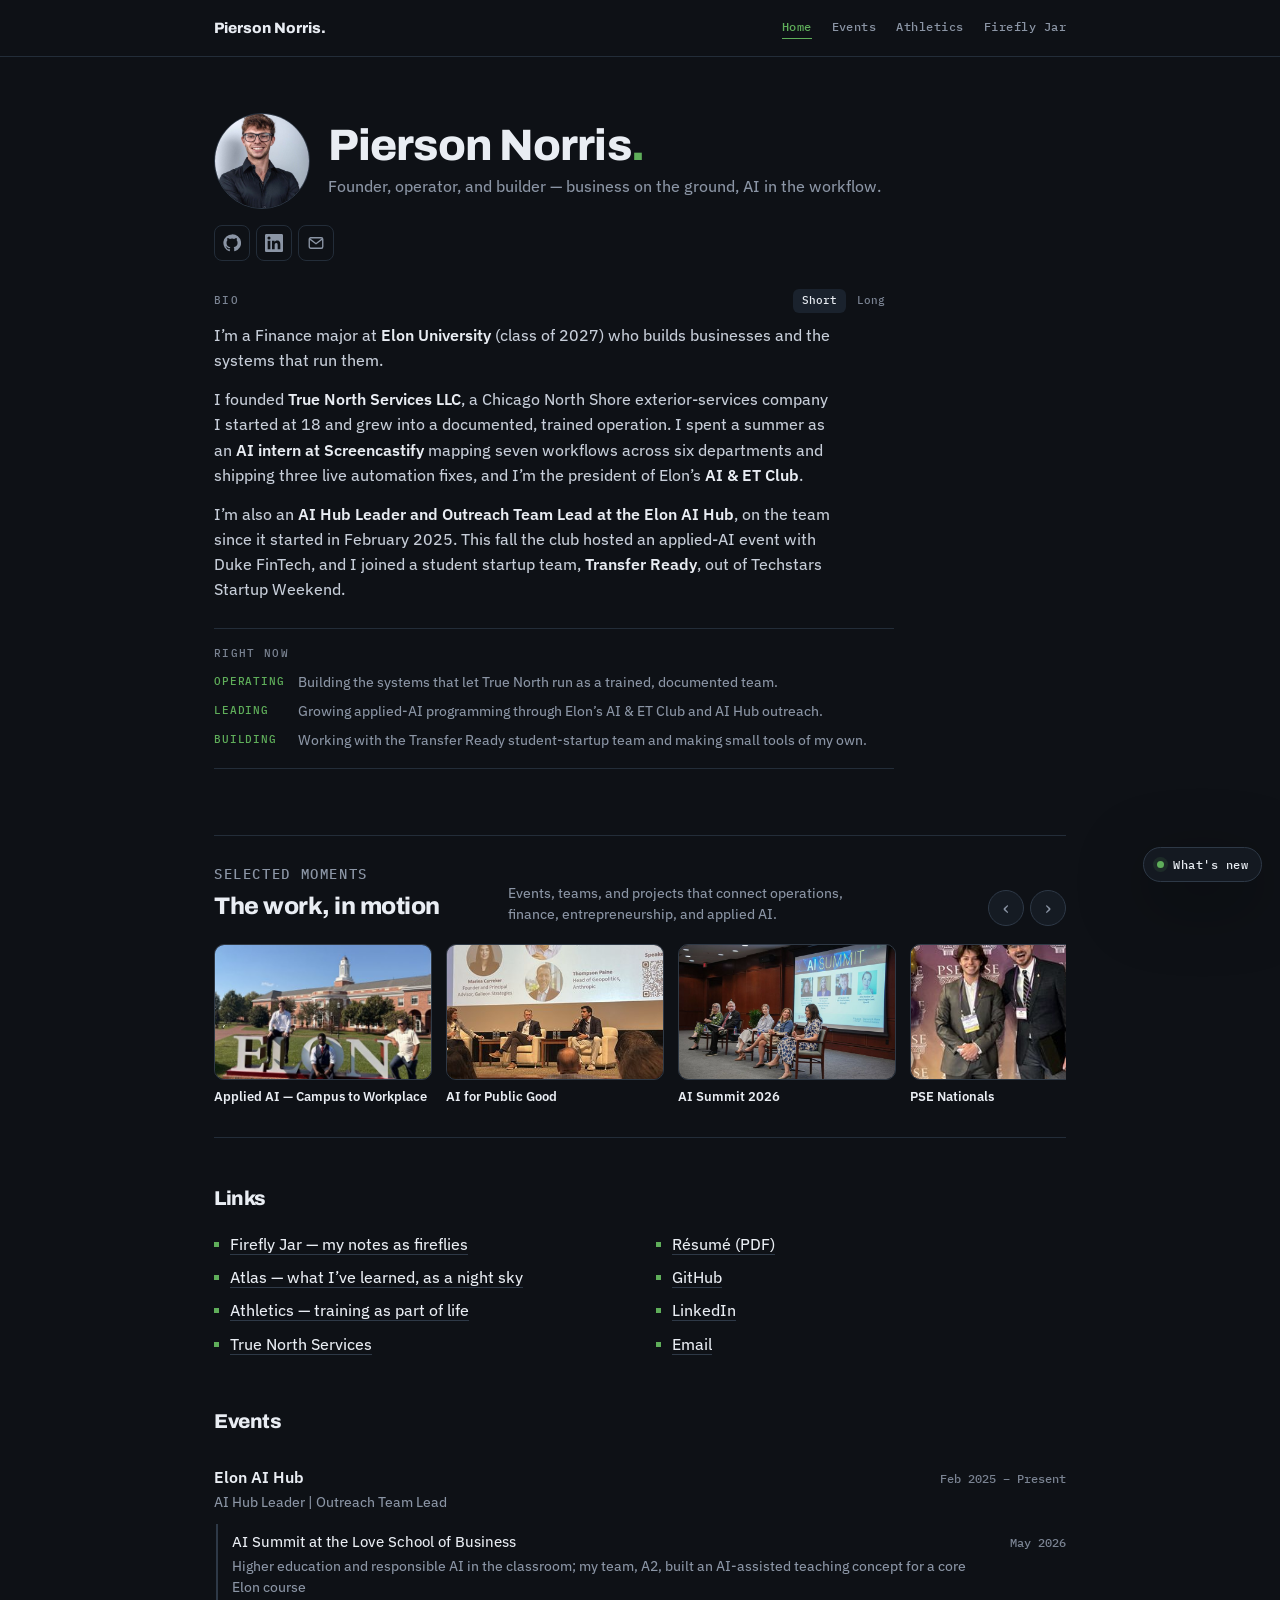
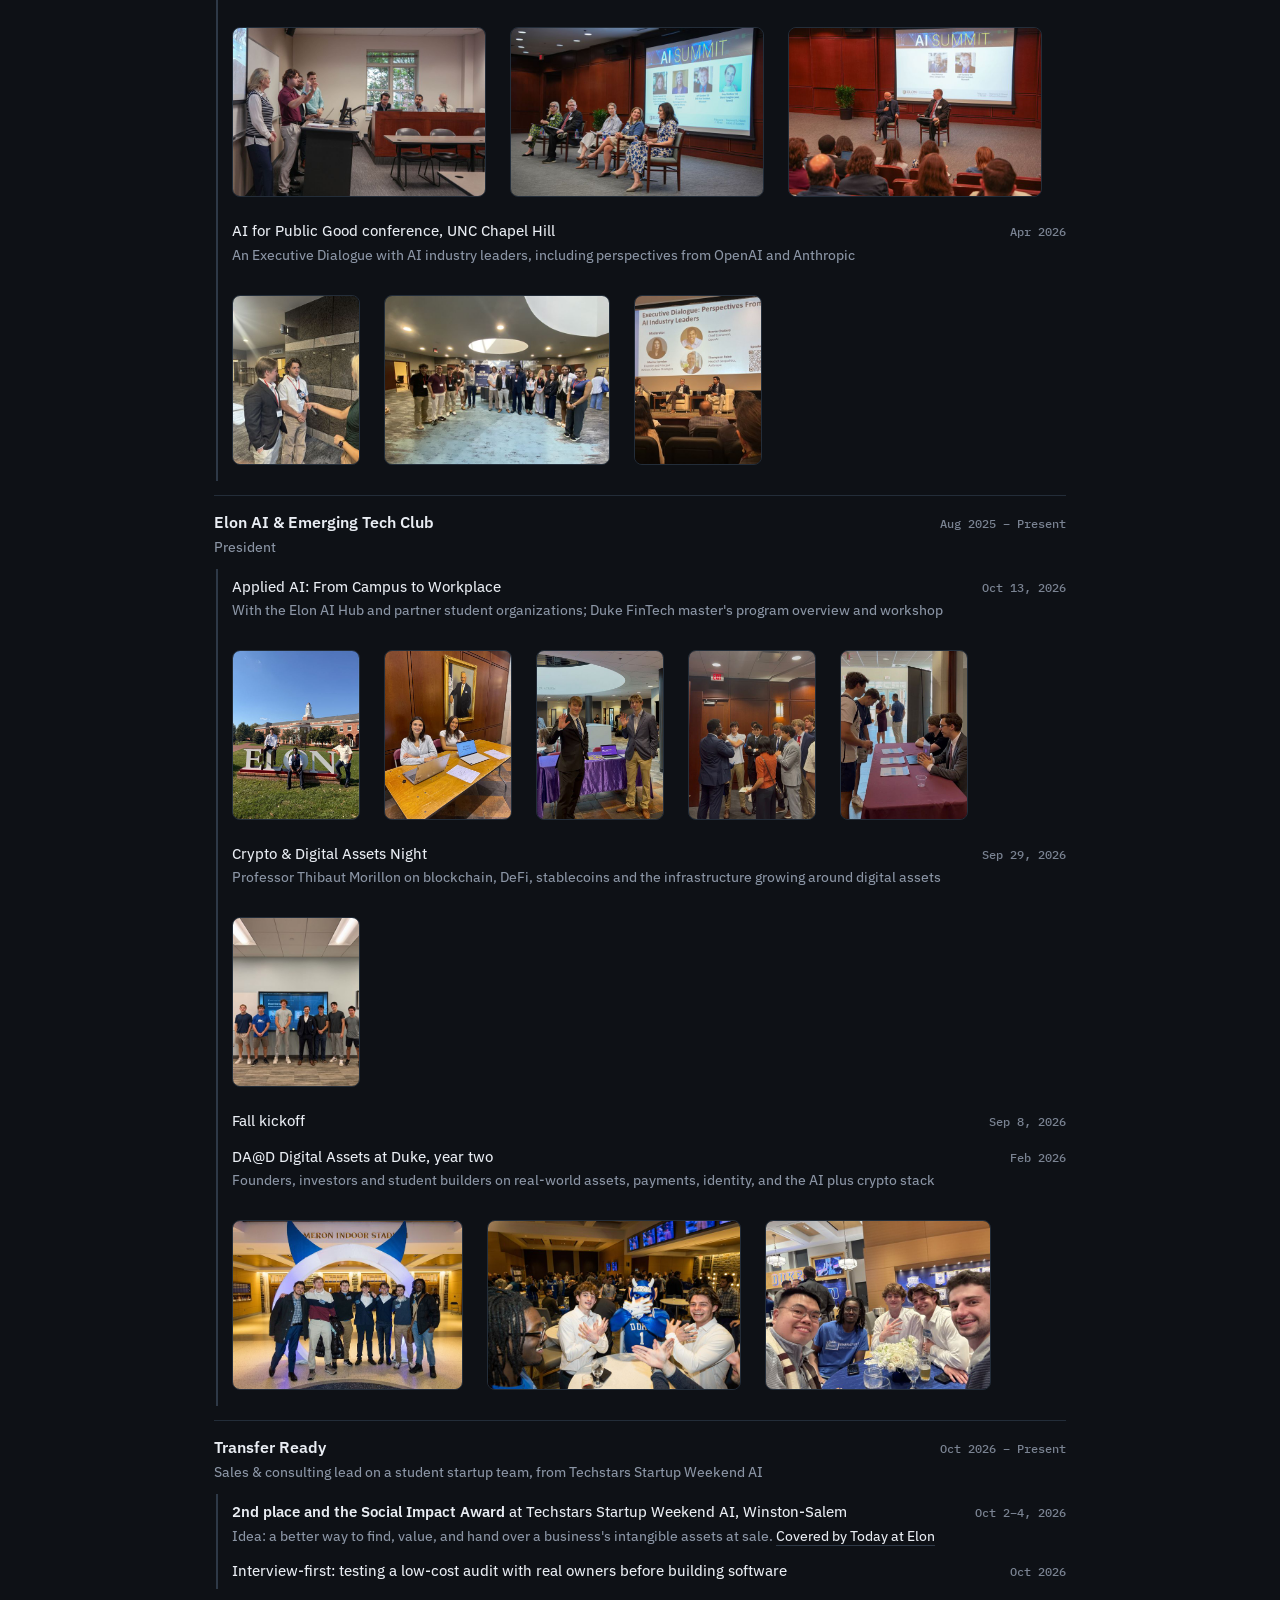
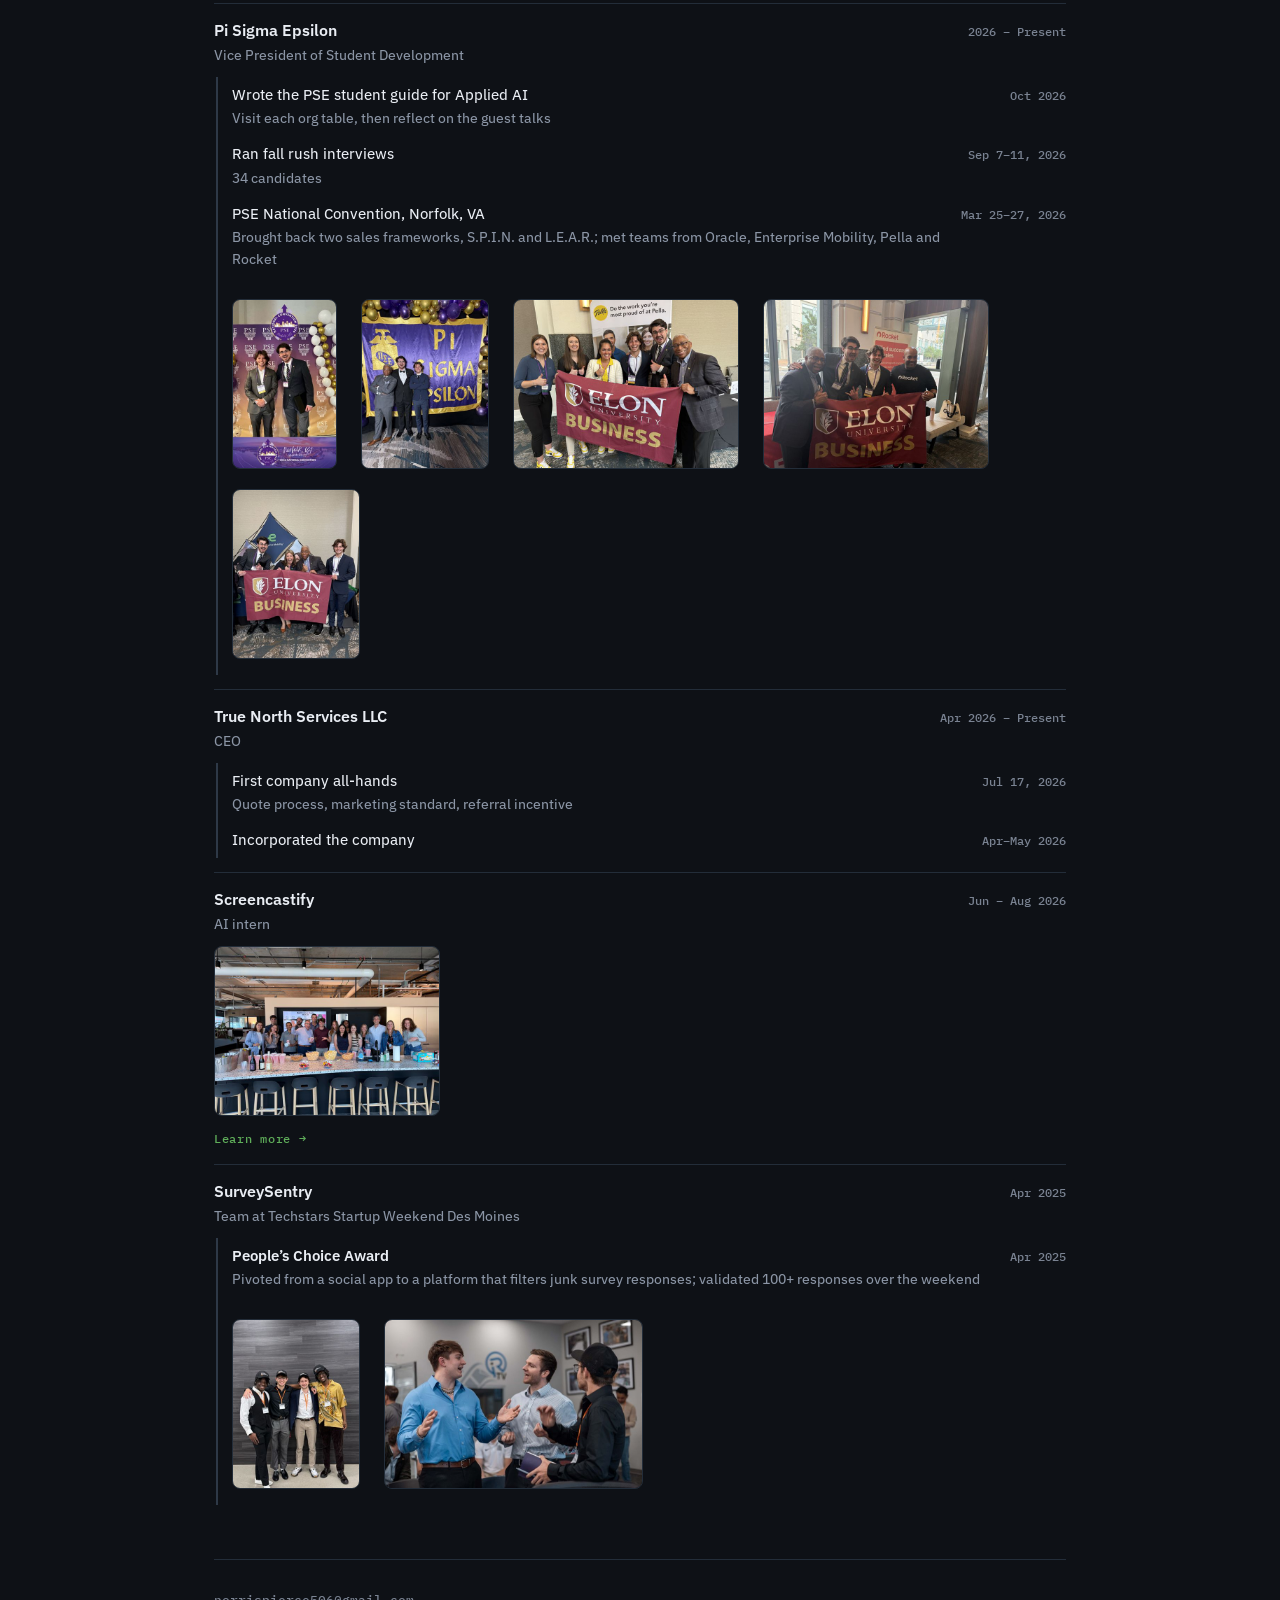
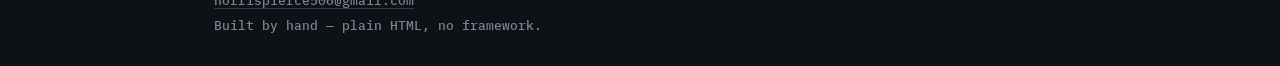
<file: index.html>
<!doctype html>
<html lang="en">
<head>
  <meta charset="utf-8">
  <meta name="viewport" content="width=device-width, initial-scale=1">
  <title>Pierson Norris</title>
  <meta name="description" content="Pierson Norris — founder of True North Services LLC, Finance student at Elon University (class of 2027), AI-workflow builder. Profile, portfolio, and the tools he builds for himself.">
  <link rel="canonical" href="https://piersonnorris.github.io/">
  <link rel="icon" href="/assets/img/favicon.svg" type="image/svg+xml">
  <meta name="theme-color" content="#0e1116">

  <meta property="og:type" content="profile">
  <meta property="og:title" content="Pierson Norris">
  <meta property="og:description" content="Founder, operator, and builder — business on the ground, AI in the workflow.">
  <meta property="og:url" content="https://piersonnorris.github.io/">
  <meta property="og:image" content="https://piersonnorris.github.io/assets/img/og/home.png">
  <meta property="og:image:width" content="1200">
  <meta property="og:image:height" content="630">
  <meta property="og:image:alt" content="Pierson Norris — Founder, operator, and builder.">
  <meta name="twitter:card" content="summary_large_image">
  <meta name="twitter:image" content="https://piersonnorris.github.io/assets/img/og/home.png">

  <link rel="preconnect" href="https://fonts.googleapis.com">
  <link rel="preconnect" href="https://fonts.gstatic.com" crossorigin>
  <link rel="stylesheet" href="https://fonts.googleapis.com/css2?family=Archivo:wght@600;700;800&family=IBM+Plex+Sans:wght@400;450;500;600&family=IBM+Plex+Mono:wght@400;500&display=swap">
  <link rel="stylesheet" href="/assets/css/site.css">

  <script type="application/ld+json">
  {
    "@context": "https://schema.org",
    "@type": "Person",
    "name": "Pierson Norris",
    "alternateName": "Pierce Norris",
    "url": "https://piersonnorris.github.io/",
    "image": "https://piersonnorris.github.io/assets/img/home/headshot.jpg",
    "email": "mailto:norrispierce506@gmail.com",
    "jobTitle": "CEO, True North Services LLC",
    "affiliation": [
      {"@type": "Organization", "name": "True North Services LLC"},
      {"@type": "CollegeOrUniversity", "name": "Elon University"}
    ],
    "description": "Founder of True North Services LLC, Finance student at Elon University (class of 2027), AI intern at Screencastify (Jun–Aug 2026), AI Hub Leader and Outreach Team Lead at the Elon AI Hub, president of Elon's AI & ET Club, and a member of the Transfer Ready student startup team.",
    "knowsLanguage": ["English", "Chinese (Mandarin)"],
    "knowsAbout": ["Small business operations", "Sales and local marketing", "Finance and markets", "AI workflow automation", "Web tools"],
    "sameAs": ["https://www.linkedin.com/in/piersonnorris", "https://github.com/piersonnorris"]
  }
  </script>

  <style>
    /* ---- home: a simple profile followed by plain dated lists ---- */
    .home{max-width:680px;padding:56px 0 8px}
    .who{display:flex;align-items:center;gap:18px;margin:0 0 16px}
    .who .role{margin:0}
    .headshot{flex:none;width:96px;height:96px;border-radius:50%;object-fit:cover;border:1px solid var(--line2)}
    .home h1{font-size:clamp(34px,5vw,44px);margin:0 0 6px}
    .home h1 span{color:var(--acc)}
    .role{color:var(--mut);margin:0 0 16px}

    .socials{display:flex;gap:6px;margin:0 0 28px;padding:0;list-style:none}
    .socials a{display:grid;place-items:center;width:36px;height:36px;border-radius:8px;color:var(--mut);border:1px solid var(--line)}
    .socials a:hover,.socials a:focus-visible{color:var(--acc-hi);border-color:var(--acc)}
    .socials svg{width:18px;height:18px}

    .bio-head{display:flex;align-items:center;justify-content:space-between;gap:12px;margin:0 0 10px}
    .label{font-family:var(--mono);font-size:11px;letter-spacing:.12em;text-transform:uppercase;color:var(--dim);margin:0}
    .toggle{display:flex;gap:2px}
    .toggle button{font:inherit;font-family:var(--mono);font-size:11px;background:none;border:0;border-radius:6px;padding:3px 9px;color:var(--dim);cursor:pointer}
    .toggle button[aria-pressed="true"]{background:var(--panel2);color:var(--ink)}
    .bio p{margin:0 0 14px;color:#c7ced9;max-width:62ch}
    .bio p b{color:var(--ink);font-weight:600}
    .now{margin:26px 0 0;padding:16px 0;border-top:1px solid var(--line);border-bottom:1px solid var(--line)}
    .now .label{margin-bottom:9px}
    .now ul{list-style:none;margin:0;padding:0;display:grid;gap:7px}
    .now li{display:grid;grid-template-columns:72px 1fr;gap:12px;font-size:13.5px;color:var(--mut)}
    .now b{font:500 10.5px var(--mono);letter-spacing:.08em;text-transform:uppercase;color:var(--acc);padding-top:2px}

    .block{margin:44px 0 0}
    .block h2{font-size:20px;margin:0 0 14px}

    .links{list-style:none;margin:0;padding:0;columns:2;column-gap:32px}
    .links li{break-inside:avoid;padding:4px 0 4px 16px;position:relative}
    .links li::before{content:"";position:absolute;left:0;top:14px;width:5px;height:5px;background:var(--acc)}
    .links a{color:var(--ink);text-decoration:none;border-bottom:1px solid var(--line2)}
    .links a:hover{color:var(--acc-hi);border-bottom-color:var(--acc)}

    .events,.events .sub{list-style:none;margin:0;padding:0}
    .events .org{padding:14px 0;border-bottom:1px solid var(--line)}
    .events .org:last-child{border-bottom:0}
    .events .head,.events .sub li{display:grid;grid-template-columns:minmax(0,1fr) auto;gap:4px 16px;align-items:baseline}
    .events .what{color:var(--ink)}
    .events .what b{font-weight:600}
    .events .what small{display:block;color:var(--mut);font-size:13.5px;margin-top:2px}
    .events .when,.events time{font-family:var(--mono);font-size:12px;color:var(--dim);white-space:nowrap}
    .events .sub{margin:10px 0 0 2px;padding-left:14px;border-left:2px solid var(--line2)}
    .events .sub li{padding:6px 0;font-size:14.5px}
    /* event photos: a row of shots under an event, one fixed height so
       portrait and landscape photos keep their own shape; lazy-loaded */
    .shots{display:flex;flex-wrap:wrap;gap:8px;list-style:none;margin:10px 0 4px;padding:0}
    .shots img{display:block;height:170px;width:auto;max-width:100%;object-fit:cover;border-radius:var(--r-md,8px);border:1px solid var(--line)}
    .events .sub .shots-row{display:block}
    .events a{color:var(--ink);border-bottom:1px solid var(--line2);text-decoration:none}
    .events a:hover{color:var(--acc-hi);border-bottom-color:var(--acc)}
    .more summary{display:inline-block;margin-top:10px;cursor:pointer;font-family:var(--mono);font-size:11.5px;letter-spacing:.06em;color:var(--acc);list-style:none}
    .more summary::-webkit-details-marker{display:none}
    .more summary::after{content:" →"}
    .more[open] summary::after{content:" ↓"}
    .more summary:hover{color:var(--acc-hi)}

    /* A quiet filmstrip: the visitor moves it, nothing autoplays. */
    .showcase{margin:58px 0 10px;padding:28px 0 18px;border-top:1px solid var(--line);border-bottom:1px solid var(--line)}
    .showcase-head{display:grid;grid-template-columns:minmax(0,1fr) minmax(250px,46ch) auto;align-items:end;gap:20px;margin-bottom:18px}
    .showcase-head h2{margin:2px 0 0}
    .showcase-head p{margin:0;color:var(--mut);max-width:46ch;font-size:13.5px}
    .film-controls{display:flex;gap:6px}
    .film-control{display:grid;place-items:center;width:36px;height:36px;border:1px solid var(--line2);border-radius:50%;background:var(--panel);color:var(--mut);font:20px/1 var(--sans);cursor:pointer}
    .film-control:hover{color:var(--ink);border-color:var(--acc)}
    .filmstrip{overflow-x:auto;scroll-snap-type:x mandatory;scroll-behavior:smooth;scrollbar-width:thin;scrollbar-color:var(--line2) transparent;padding:0 0 13px}
    .film-track{display:flex;gap:14px;width:max-content;list-style:none;margin:0;padding:0}
    .film-item{width:218px;scroll-snap-align:start}
    .film-card{display:block;text-decoration:none;color:var(--ink)}
    .film-card img{display:block;width:218px;height:136px;object-fit:cover;border:1px solid var(--line2);border-radius:10px;filter:saturate(.88);transition:border-color .2s,transform .2s,filter .2s}
    .film-card span{display:block;margin-top:8px;font:600 13px/1.35 var(--sans);text-wrap:balance}
    .film-card:hover img,.film-card:focus-visible img{border-color:var(--acc);filter:saturate(1);transform:translateY(-2px)}

    @media (max-width:820px){
      .showcase-head{display:block}
      .showcase-head p,.film-controls{display:none}
      .filmstrip{margin-top:14px;margin-right:-18px;padding-right:18px}
      .film-item,.film-card img{width:78vw;max-width:300px}
      .film-card img{height:auto;aspect-ratio:16/10}
    }

    @media (max-width:760px){
      .home{padding-top:36px}
      .links{columns:1}
      .shots img{height:112px}
      .headshot{width:76px;height:76px}
      .showcase{margin-top:42px}
    }
  </style>
</head>
<body>
  <a class="skip-link" href="#main">Skip to content</a>
  <header class="sitehead">
    <div class="wrap">
      <nav class="sitenav" aria-label="Primary">
        <a class="brand" href="/">Pierson Norris<span aria-hidden="true">.</span></a>
        <button type="button" class="navtoggle" aria-expanded="false" aria-controls="navlinks" aria-label="Menu">
          <svg width="18" height="18" viewBox="0 0 24 24" fill="none" aria-hidden="true">
            <path d="M4 7h16M4 12h16M4 17h16" stroke="currentColor" stroke-width="1.8" stroke-linecap="round"/>
          </svg>
        </button>
        <div class="navlinks" id="navlinks">
          <a href="/" aria-current="page">Home</a>
          <a href="/#events">Events</a>
          <a href="/athletics/">Athletics</a>
          <a href="/jar/">Firefly Jar</a>
        </div>
      </nav>
    </div>
  </header>

  <main class="wrap" id="main">
    <div class="home">
      <div>
        <div class="who">
          <img class="headshot" src="/assets/img/home/headshot.jpg" width="595" height="595" fetchpriority="high"
               alt="Pierson Norris, smiling, in glasses and a dark button-down shirt against a light grey wall">
          <div>
            <h1>Pierson Norris<span>.</span></h1>
            <p class="role">Founder, operator, and builder — business on the ground, AI in the workflow.</p>
          </div>
        </div>

        <ul class="socials" aria-label="Profiles">
          <li><a href="https://github.com/piersonnorris" rel="noopener" aria-label="GitHub" title="GitHub">
            <svg viewBox="0 0 24 24" fill="currentColor" aria-hidden="true"><path d="M12 .5a11.5 11.5 0 0 0-3.64 22.41c.58.1.79-.25.79-.56v-2c-3.2.7-3.88-1.37-3.88-1.37-.52-1.33-1.28-1.69-1.28-1.69-1.05-.72.08-.7.08-.7 1.16.08 1.770 1.19 1.77 1.19 1.03 1.77 2.7 1.26 3.36.96.1-.75.4-1.26.73-1.55-2.55-.29-5.24-1.280-5.24-5.69 0-1.26.45-2.28 1.19-3.09-.12-.29-.52-1.46.11-3.05 0 0 .97-.31 3.17 1.18a11 11 0 0 1 5.77 0c2.2-1.49 3.17-1.18 3.17-1.18.63 1.59.23 2.76.11 3.05.74.81 1.19 1.83 1.19 3.09 0 4.42-2.7 5.39-5.26 5.68.41.36.78 1.06.78 2.14v3.17c0 .31.21.67.8.56A11.5 11.5 0 0 0 12 .5Z"/></svg></a></li>
          <li><a href="https://www.linkedin.com/in/piersonnorris" rel="noopener" aria-label="LinkedIn" title="LinkedIn">
            <svg viewBox="0 0 24 24" fill="currentColor" aria-hidden="true"><path d="M20.45 20.45h-3.56v-5.57c0-1.33-.02-3.04-1.85-3.04-1.86 0-2.14 1.45-2.14 2.94v5.67H9.34V9h3.41v1.56h.05c.48-.9 1.64-1.85 3.37-1.85 3.6 0 4.27 2.37 4.27 5.46v6.28ZM5.34 7.43a2.06 2.06 0 1 1 0-4.130 2.06 2.06 0 0 1 0 4.13ZM7.12 20.45H3.56V9h3.56v11.45ZM22.22 0H1.77C.8 0 0 .77 0 1.73v20.54C0 23.23.8 24 1.77 24h20.45c.98 0 1.78-.77 1.78-1.73V1.73C24 .77 23.2 0 22.22 0Z"/></svg></a></li>
          <li><a href="mailto:norrispierce506@gmail.com" aria-label="Email" title="Email">
            <svg viewBox="0 0 24 24" fill="none" stroke="currentColor" stroke-width="1.8" aria-hidden="true"><rect x="3" y="5" width="18" height="14" rx="2"/><path d="m3.5 6.5 8.5 6.5 8.5-6.5"/></svg></a></li>
        </ul>

        <div class="bio-head">
          <p class="label">Bio</p>
          <div class="toggle" role="group" aria-label="Bio length">
            <button type="button" aria-pressed="true" data-bio="short">Short</button>
            <button type="button" aria-pressed="false" data-bio="long">Long</button>
          </div>
        </div>
        <div class="bio" id="bio-short">
          <p>I’m a Finance major at <b>Elon University</b> (class of 2027) who builds businesses and the systems that run them.</p>
          <p>I founded <b>True North Services LLC</b>, a Chicago North Shore exterior-services company I started at 18 and grew into a documented, trained operation. I spent a summer as an <b>AI intern at Screencastify</b> mapping seven workflows across six departments and shipping three live automation fixes, and I’m the president of Elon’s <b>AI &amp; ET Club</b>.</p>
          <p>I’m also an <b>AI Hub Leader and Outreach Team Lead at the Elon AI Hub</b>, on the team since it started in February 2025. This fall the club hosted an applied-AI event with Duke FinTech, and I joined a student startup team, <b>Transfer Ready</b>, out of Techstars Startup Weekend.</p>
        </div>
        <div class="bio" id="bio-long" hidden>
          <p>I grew up on Chicago’s North Shore doing the jobs that teach you how work actually happens — a Taco Bell register, moving furniture for a design firm, a one-month internship shadowing a CEO. The summer before college I started a power-washing and window-washing business with a crew of high-school and college kids. First summer: 50+ clients and five figures in revenue, sold with flyers, Nextdoor posts, and knocking on doors.</p>
          <p>At Elon I study Finance with minors in Entrepreneurship and Mandarin Chinese. The business kept growing alongside the degree, and in 2026 it became <b>True North Services LLC</b> — a real company now, with an operations framework, a crew-training program I wrote myself, and a team that runs weekly ops calls without me in the room.</p>
          <p>The other thread is AI. In summer 2026 I was the AI intern at <b>Screencastify</b>, where I learned my favorite working method: don’t start with the tool, start with someone’s actual Tuesday. One written prompt got seven workflows mapped across six departments in 48 hours, and every single one had the same failure — a person acting as the API between systems that don’t talk. We shipped three fixes; one cut a 4–8 hour weekly finance task to under 15 minutes.</p>
          <p>Now I run True North, trade and track my own portfolio (since 2020), serve as president of Elon’s AI &amp; ET Club, am an AI Hub Leader and Outreach Team Lead at the Elon AI Hub (since it started in February 2025), work with a student team on Transfer Ready, and build my own tools.</p>
        </div>
        <section class="now" aria-labelledby="now-h">
          <p class="label" id="now-h">Right now</p>
          <ul>
            <li><b>Operating</b><span>Building the systems that let True North run as a trained, documented team.</span></li>
            <li><b>Leading</b><span>Growing applied-AI programming through Elon’s AI &amp; ET Club and AI Hub outreach.</span></li>
            <li><b>Building</b><span>Working with the Transfer Ready student-startup team and making small tools of my own.</span></li>
          </ul>
        </section>
      </div>

    </div>

    <section class="showcase" aria-labelledby="showcase-h">
      <div class="showcase-head">
        <div>
          <p class="label">Selected moments</p>
          <h2 id="showcase-h">The work, in motion</h2>
        </div>
        <p>Events, teams, and projects that connect operations, finance, entrepreneurship, and applied AI.</p>
        <div class="film-controls" aria-label="Filmstrip controls">
          <button class="film-control" type="button" data-film-direction="prev" aria-label="Previous highlights">‹</button>
          <button class="film-control" type="button" data-film-direction="next" aria-label="Next highlights">›</button>
        </div>
      </div>
      <div class="filmstrip" id="showcase-filmstrip" tabindex="0" aria-label="Selected highlights; scroll horizontally to explore">
        <ul class="film-track">
          <li class="film-item"><a class="film-card" href="#events"><img src="/assets/img/home/applied-ai-1.jpg" width="360" height="480" loading="lazy" alt="Pierson speaking at the Applied AI event"><span>Applied AI — Campus to Workplace</span></a></li>
          <li class="film-item"><a class="film-card" href="#events"><img src="/assets/img/home/ai-public-good-3.jpg" width="360" height="480" loading="lazy" alt="Students together at AI for Public Good"><span>AI for Public Good</span></a></li>
          <li class="film-item"><a class="film-card" href="#events"><img src="/assets/img/home/ai-summit-2.jpg" width="360" height="480" loading="lazy" alt="Attendees at the 2026 AI Summit"><span>AI Summit 2026</span></a></li>
          <li class="film-item"><a class="film-card" href="#events"><img src="/assets/img/home/pse-nationals-1.jpg" width="360" height="480" loading="lazy" alt="Pi Sigma Epsilon students at nationals"><span>PSE Nationals</span></a></li>
          <li class="film-item"><a class="film-card" href="#events"><img src="/assets/img/home/techstars-dsm-1.jpg" width="360" height="480" loading="lazy" alt="Startup Weekend teammates together"><span>Techstars Startup Weekend</span></a></li>
          <li class="film-item"><a class="film-card" href="/athletics/"><img src="/assets/img/og/athletics.png" width="1200" height="630" loading="lazy" alt="Athletics page artwork"><span>Athletics &amp; training</span></a></li>
        </ul>
      </div>
    </section>

    <section class="block" aria-labelledby="links-h">
      <h2 id="links-h">Links</h2>
      <ul class="links">
        <li><a href="/jar/">Firefly Jar — my notes as fireflies</a></li>
        <li><a href="/atlas/">Atlas — what I’ve learned, as a night sky</a></li>
        <li><a href="/athletics/">Athletics — training as part of life</a></li>
        <li><a href="https://truenorthservicesllc.netlify.app" rel="noopener">True North Services</a></li>
        <li><a href="/assets/resume/pierson-norris-resume.pdf">Résumé (PDF)</a></li>
        <li><a href="https://github.com/piersonnorris" rel="noopener">GitHub</a></li>
        <li><a href="https://www.linkedin.com/in/piersonnorris" rel="noopener">LinkedIn</a></li>
        <li><a href="mailto:norrispierce506@gmail.com">Email</a></li>
      </ul>
    </section>

    <!-- Events, grouped by organization. Current roles first.
         To add an event, copy an <li> inside its group's .sub list. -->
    <section class="block" id="events" aria-labelledby="events-h">
      <h2 id="events-h">Events</h2>
      <ul class="events">
        <li class="org">
          <div class="head"><span class="what"><b>Elon AI Hub</b><small>AI Hub Leader | Outreach Team Lead</small></span><span class="when">Feb 2025 – Present</span></div>
          <ul class="sub">
            <li><span class="what">AI Summit at the Love School of Business<small>Higher education and responsible AI in the classroom; my team, A2, built an AI-assisted teaching concept for a core Elon course</small></span><time datetime="2026-05-06">May 2026</time></li>
            <li class="shots-row">
              <ul class="shots" aria-label="Photos from the AI Summit">
                <li><img src="/assets/img/home/ai-summit-1.jpg" width="720" height="480" loading="lazy" alt="A team presents at a podium in a classroom while faculty listen from the front tables"></li>
                <li><img src="/assets/img/home/ai-summit-2.jpg" width="720" height="480" loading="lazy" alt="A five-person panel seated on stage under a screen reading AI Summit"></li>
                <li><img src="/assets/img/home/ai-summit-3.jpg" width="720" height="480" loading="lazy" alt="Two speakers in armchairs on stage in front of an AI Summit slide, an audience in the foreground"></li>
              </ul>
            </li>
            <li><span class="what">AI for Public Good conference, UNC Chapel Hill<small>An Executive Dialogue with AI industry leaders, including perspectives from OpenAI and Anthropic</small></span><time datetime="2026-04-19">Apr 2026</time></li>
            <li class="shots-row">
              <ul class="shots" aria-label="Photos from the AI for Public Good conference">
                <li><img src="/assets/img/home/ai-public-good-1.jpg" width="360" height="480" loading="lazy" alt="Two students in conference lanyards being interviewed on camera in a hallway"></li>
                <li><img src="/assets/img/home/ai-public-good-2.jpg" width="640" height="480" loading="lazy" alt="A group of Elon students lined up in a conference atrium"></li>
                <li><img src="/assets/img/home/ai-public-good-3.jpg" width="360" height="480" loading="lazy" alt="A stage with two speakers under a slide titled Executive Dialogue: Perspectives from AI Industry Leaders"></li>
              </ul>
            </li>
          </ul>
        </li>
        <li class="org">
          <div class="head"><span class="what"><b>Elon AI &amp; Emerging Tech Club</b><small>President</small></span><span class="when">Aug 2025 – Present</span></div>
          <ul class="sub">
            <li><span class="what">Applied AI: From Campus to Workplace<small>With the Elon AI Hub and partner student organizations; Duke FinTech master's program overview and workshop</small></span><time datetime="2026-10-13">Oct 13, 2026</time></li>
            <li class="shots-row">
              <ul class="shots" aria-label="Photos from Applied AI: From Campus to Workplace">
                <li><img src="/assets/img/home/applied-ai-1.jpg" width="480" height="640" loading="lazy" alt="Three people with the ELON letters on the campus lawn, a brick building with a white cupola behind them"></li>
                <li><img src="/assets/img/home/applied-ai-2.jpg" width="480" height="640" loading="lazy" alt="Two students at a round-table station with laptops and printed handouts, under a framed portrait"></li>
                <li><img src="/assets/img/home/applied-ai-3.jpg" width="480" height="640" loading="lazy" alt="Two students in blazers wave beside a purple-draped table with a laptop showing a PSE and Applied AI slide"></li>
                <li><img src="/assets/img/home/applied-ai-4.jpg" width="480" height="640" loading="lazy" alt="A guest speaker in a suit talks with a crowd of students in a wood-panelled room"></li>
                <li><img src="/assets/img/home/applied-ai-5.jpg" width="480" height="640" loading="lazy" alt="Students stop at a table where two presenters walk them through printed handouts and a laptop"></li>
              </ul>
            </li>
            <li><span class="what">Crypto &amp; Digital Assets Night<small>Professor Thibaut Morillon on blockchain, DeFi, stablecoins and the infrastructure growing around digital assets</small></span><time datetime="2026-09-29">Sep 29, 2026</time></li>
            <li class="shots-row">
              <ul class="shots" aria-label="Photo from the Crypto &amp; Digital Assets Night">
                <li><img src="/assets/img/home/crypto-night-1.jpg" width="360" height="480" loading="lazy" alt="Club members stand in a row with the guest speaker in front of a presentation screen"></li>
              </ul>
            </li>
            <li><span class="what">Fall kickoff</span><time datetime="2026-09-08">Sep 8, 2026</time></li>
            <li><span class="what">DA@D Digital Assets at Duke, year two<small>Founders, investors and student builders on real-world assets, payments, identity, and the AI plus crypto stack</small></span><time datetime="2026-02-06">Feb 2026</time></li>
            <li class="shots-row">
              <ul class="shots" aria-label="Photos from Digital Assets at Duke">
                <li><img src="/assets/img/home/dad-duke-1.jpg" width="653" height="480" loading="lazy" alt="A group of students under a blue devil-horn arch at Cameron Indoor Stadium"></li>
                <li><img src="/assets/img/home/dad-duke-2.jpg" width="720" height="480" loading="lazy" alt="Students at a dinner table high-five the Duke Blue Devil mascot"></li>
                <li><img src="/assets/img/home/dad-duke-3.jpg" width="640" height="480" loading="lazy" alt="Five students take a selfie at a round dinner table during the conference"></li>
              </ul>
            </li>
          </ul>
        </li>
        <li class="org">
          <div class="head"><span class="what"><b>Transfer Ready</b><small>Sales &amp; consulting lead on a student startup team, from Techstars Startup Weekend AI</small></span><span class="when">Oct 2026 – Present</span></div>
          <ul class="sub">
            <li><span class="what"><b>2nd place and the Social Impact Award</b> at Techstars Startup Weekend AI, Winston-Salem<small>Idea: a better way to find, value, and hand over a business's intangible assets at sale. <a href="https://www.elon.edu/u/news/2026/10/21/elon-students-turn-ideas-into-action-at-techstars-startup-weekend/" rel="noopener">Covered by Today at Elon</a></small></span><time datetime="2026-10-02">Oct 2–4, 2026</time></li>
            <li><span class="what">Interview-first: testing a low-cost audit with real owners before building software</span><time datetime="2026-10-10">Oct 2026</time></li>
          </ul>
        </li>
        <li class="org">
          <div class="head"><span class="what"><b>Pi Sigma Epsilon</b><small>Vice President of Student Development</small></span><span class="when">2026 – Present</span></div>
          <ul class="sub">
            <li><span class="what">Wrote the PSE student guide for Applied AI<small>Visit each org table, then reflect on the guest talks</small></span><time datetime="2026-10-13">Oct 2026</time></li>
            <li><span class="what">Ran fall rush interviews<small>34 candidates</small></span><time datetime="2026-09-07">Sep 7–11, 2026</time></li>
            <li><span class="what">PSE National Convention, Norfolk, VA<small>Brought back two sales frameworks, S.P.I.N. and L.E.A.R.; met teams from Oracle, Enterprise Mobility, Pella and Rocket</small></span><time datetime="2026-03-25">Mar 25–27, 2026</time></li>
            <li class="shots-row">
              <ul class="shots" aria-label="Photos from the PSE National Convention">
                <li><img src="/assets/img/home/pse-nationals-1.jpg" width="294" height="480" loading="lazy" alt="Two students in suits at the PSE 2026 National Convention backdrop, Norfolk, VA"></li>
                <li><img src="/assets/img/home/pse-nationals-2.jpg" width="360" height="480" loading="lazy" alt="Three people in suits in front of a purple and gold Pi Sigma Epsilon banner"></li>
                <li><img src="/assets/img/home/pse-nationals-3.jpg" width="640" height="480" loading="lazy" alt="Elon students and a faculty adviser hold an Elon University Business banner at the Pella booth"></li>
                <li><img src="/assets/img/home/pse-nationals-4.jpg" width="640" height="480" loading="lazy" alt="Elon students hold the Elon Business banner with a recruiter at the Rocket booth"></li>
                <li><img src="/assets/img/home/pse-nationals-7.jpg" width="360" height="480" loading="lazy" alt="Elon students hold the Elon Business banner at the Enterprise Mobility booth"></li>
              </ul>
            </li>
          </ul>
        </li>
        <li class="org">
          <div class="head"><span class="what"><b>True North Services LLC</b><small>CEO</small></span><span class="when">Apr 2026 – Present</span></div>
          <ul class="sub">
            <li><span class="what">First company all-hands<small>Quote process, marketing standard, referral incentive</small></span><time datetime="2026-07-17">Jul 17, 2026</time></li>
            <li><span class="what">Incorporated the company</span><time>Apr–May 2026</time></li>
          </ul>
        </li>
        <li class="org">
          <div class="head"><span class="what"><b>Screencastify</b><small>AI intern</small></span><span class="when">Jun – Aug 2026</span></div>
          <ul class="shots" aria-label="Photo from the Screencastify internship">
            <li><img src="/assets/img/home/screencastify-1.jpg" width="640" height="480" loading="lazy" alt="The Screencastify team gathered around a kitchen counter in their office"></li>
          </ul>
          <details class="more">
            <summary>Learn more</summary>
            <ul class="sub">
              <li><span class="what">Mapped 7 workflows across 6 departments in 48 hours<small>Then shipped three live automation fixes</small></span><time datetime="2026-06-09">Jun 2026</time></li>
              <li><span class="what">Proposal Generator shipped to production<small>30 min → 5 min per proposal</small></span><time datetime="2026-07-07">Jul 7, 2026</time></li>
              <li><span class="what">Castify OS third module in beta<small>Nine weeks from idea to platform</small></span><time datetime="2026-07-31">Jul 31, 2026</time></li>
            </ul>
          </details>
        </li>
        <li class="org">
          <div class="head"><span class="what"><b>SurveySentry</b><small>Team at Techstars Startup Weekend Des Moines</small></span><span class="when">Apr 2025</span></div>
          <ul class="sub">
            <li><span class="what"><b>People’s Choice Award</b><small>Pivoted from a social app to a platform that filters junk survey responses; validated 100+ responses over the weekend</small></span><time datetime="2025-04">Apr 2025</time></li>
            <li class="shots-row">
              <ul class="shots" aria-label="Photos from Techstars Startup Weekend Des Moines">
                <li><img src="/assets/img/home/techstars-dsm-1.jpg" width="360" height="480" loading="lazy" alt="Four teammates in event lanyards stand together against a grey wall"></li>
                <li><img src="/assets/img/home/techstars-dsm-3.jpg" width="734" height="480" loading="lazy" alt="Three participants talk with their hands mid-conversation at the startup weekend"></li>
              </ul>
            </li>
          </ul>
        </li>
      </ul>
    </section>

    <footer class="sitefoot">
      <address>
        <a href="mailto:norrispierce506@gmail.com">norrispierce506@gmail.com</a><br>
        Built by hand — plain HTML, no framework.
      </address>
    </footer>
  </main>

  <script src="/assets/js/nav.js"></script>
  <script src="/assets/js/changelog.js"></script>
  <script src="/assets/js/showcase-filmstrip.js"></script>
  <script>
    /* Short / Long bio toggle. With JS off, the short bio shows. */
    document.querySelectorAll('[data-bio]').forEach(function (btn) {
      btn.addEventListener('click', function () {
        var which = btn.getAttribute('data-bio');
        document.querySelectorAll('[data-bio]').forEach(function (b) {
          b.setAttribute('aria-pressed', String(b === btn));
        });
        document.getElementById('bio-short').hidden = which !== 'short';
        document.getElementById('bio-long').hidden = which !== 'long';
      });
    });
  </script>
</body>
</html>
</file>
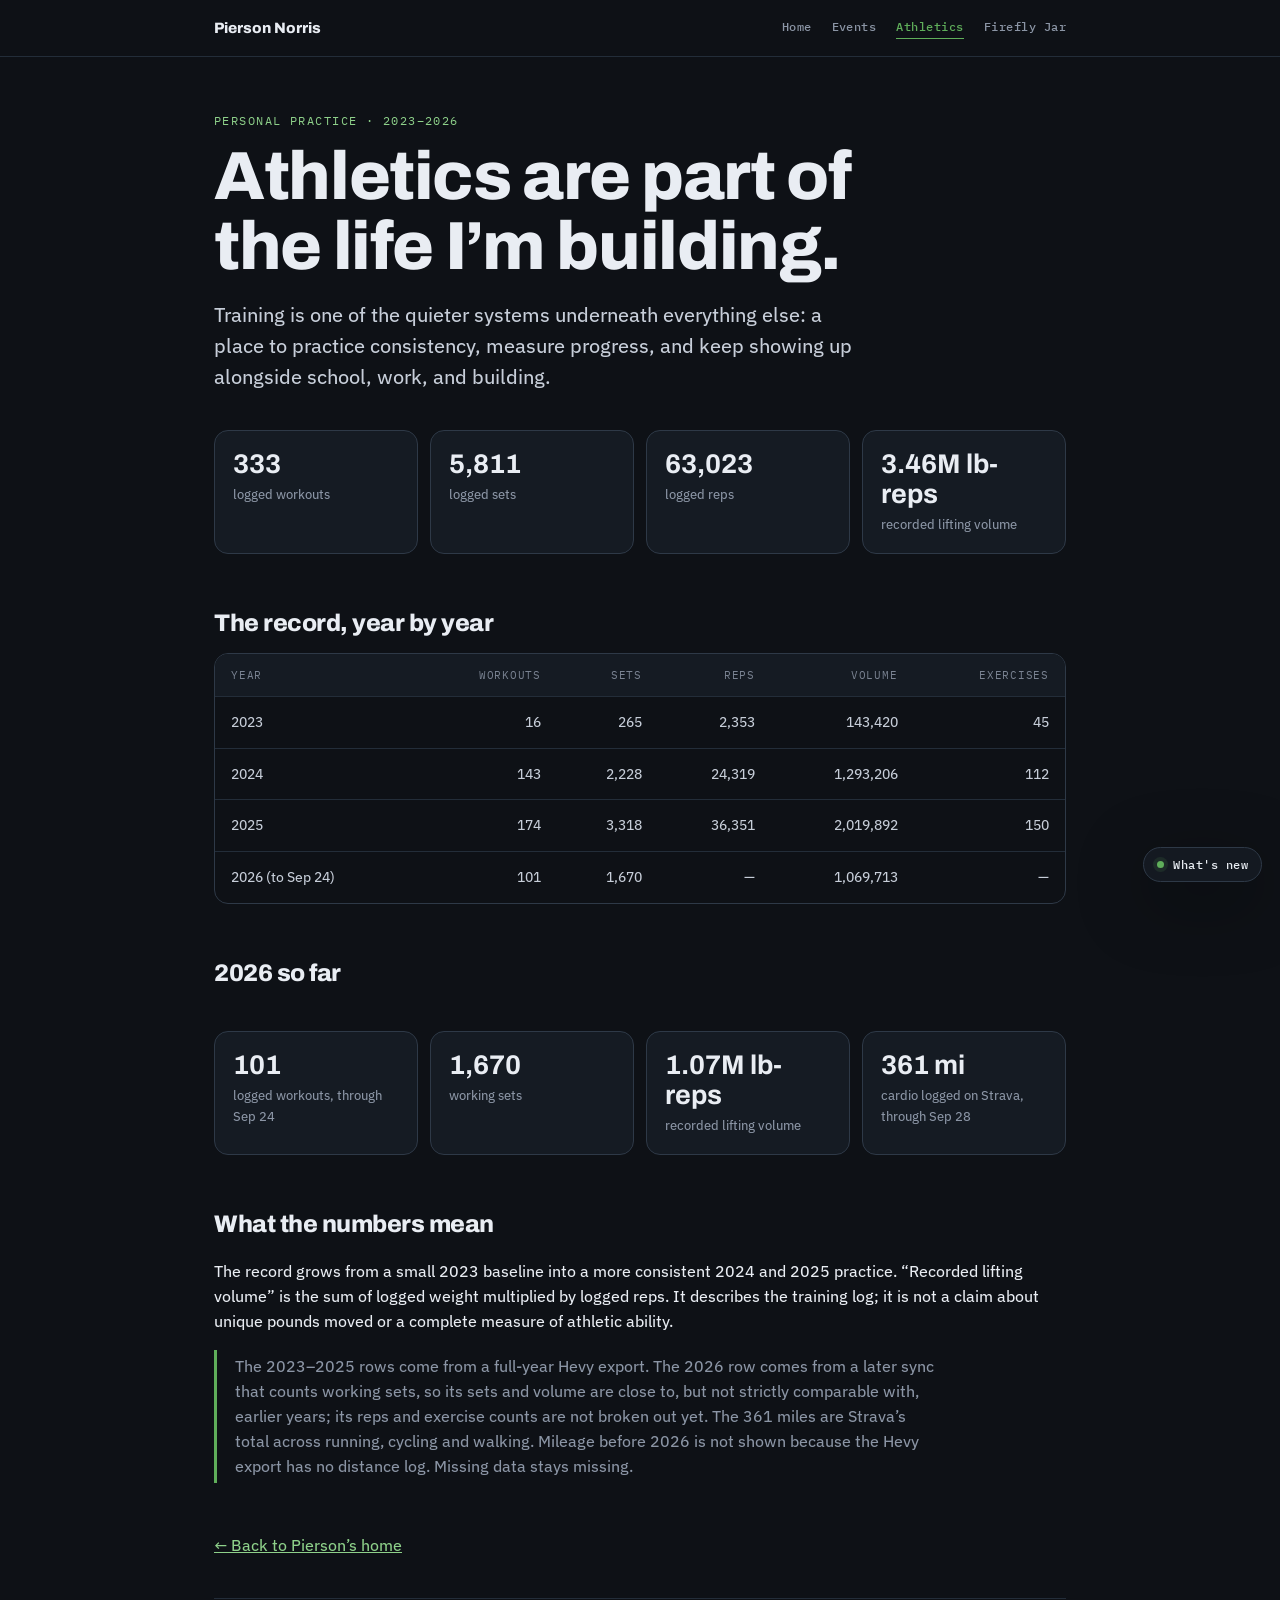
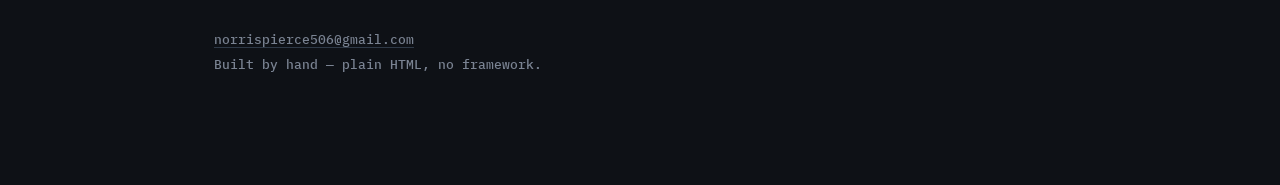
<file: athletics/index.html>
<!doctype html>
<html lang="en">
<head>
  <meta charset="utf-8">
  <meta name="viewport" content="width=device-width, initial-scale=1">
  <title>Athletics — Pierson Norris</title>
  <meta name="description" content="A public snapshot of how athletics and training fit into Pierson Norris's life, with aggregate workout data from 2023–2026.">
  <link rel="canonical" href="https://piersonnorris.github.io/athletics/">
  <link rel="icon" href="/assets/img/favicon.svg" type="image/svg+xml">
  <meta name="theme-color" content="#0e1116">

  <meta property="og:type" content="website">
  <meta property="og:title" content="Athletics — Pierson Norris">
  <meta property="og:description" content="A public snapshot of how athletics and training fit into Pierson Norris's life, with aggregate workout data from 2023–2026.">
  <meta property="og:url" content="https://piersonnorris.github.io/athletics/">
  <meta property="og:image" content="https://piersonnorris.github.io/assets/img/og/athletics.png">
  <meta property="og:image:width" content="1200">
  <meta property="og:image:height" content="630">
  <meta property="og:image:alt" content="Athletics — logged workouts by year: 16 in 2023, 143 in 2024, 174 in 2025, 101 so far in 2026.">
  <meta name="twitter:card" content="summary_large_image">
  <meta name="twitter:image" content="https://piersonnorris.github.io/assets/img/og/athletics.png">

  <link rel="preconnect" href="https://fonts.googleapis.com">
  <link rel="preconnect" href="https://fonts.gstatic.com" crossorigin>
  <link rel="stylesheet" href="https://fonts.googleapis.com/css2?family=Archivo:wght@600;700;800&family=IBM+Plex+Sans:wght@400;450;500;600&family=IBM+Plex+Mono:wght@400;500&display=swap">
  <link rel="stylesheet" href="/assets/css/site.css">
  <style>
    .athletics{padding-top:56px;padding-bottom:80px}.eyebrow{font:12px var(--mono);letter-spacing:.12em;text-transform:uppercase;color:var(--acc-hi)}
    .athletics h1{font-size:clamp(38px,7vw,68px);line-height:1.02;max-width:720px;margin:14px 0 18px}.lede{font-size:20px;line-height:1.55;color:#c7ced9;max-width:650px}
    .grid{display:grid;grid-template-columns:repeat(4,1fr);gap:12px;margin:38px 0}.stat{padding:18px;border:1px solid var(--line2);border-radius:var(--r-lg);background:var(--panel)}.stat b{display:block;font:700 27px var(--display);color:var(--ink)}.stat span{display:block;margin-top:5px;color:var(--mut);font-size:13px}
    .section{margin-top:50px}.section h2{font-size:24px}.table-wrap{overflow-x:auto;border:1px solid var(--line2);border-radius:var(--r-lg)}table{width:100%;border-collapse:collapse;min-width:650px}th,td{text-align:left;padding:14px 16px;border-bottom:1px solid var(--line);font-size:14px}th{font:11px var(--mono);letter-spacing:.07em;text-transform:uppercase;color:var(--dim);background:var(--panel)}td{color:#c7ced9}tbody tr:last-child td{border-bottom:0}td:not(:first-child),th:not(:first-child){text-align:right}.note{border-left:3px solid var(--acc);padding:4px 0 4px 18px;color:var(--mut);max-width:720px}.back{display:inline-block;margin-top:34px;color:var(--acc-hi)}
    @media(max-width:700px){.grid{grid-template-columns:repeat(2,1fr)}.athletics{padding-top:34px}}
  </style>
</head>
<body>
  <a class="skip-link" href="#main">Skip to content</a>
  <header class="sitehead">
    <div class="wrap">
      <nav class="sitenav" aria-label="Primary">
        <a class="brand" href="/">Pierson Norris</a>
        <button type="button" class="navtoggle" aria-expanded="false" aria-controls="navlinks" aria-label="Menu">
          <svg width="18" height="18" viewBox="0 0 24 24" fill="none" aria-hidden="true">
            <path d="M4 7h16M4 12h16M4 17h16" stroke="currentColor" stroke-width="1.8" stroke-linecap="round"/>
          </svg>
        </button>
        <div class="navlinks" id="navlinks">
          <a href="/">Home</a>
          <a href="/#events">Events</a>
          <a href="/athletics/" aria-current="page">Athletics</a>
          <a href="/jar/">Firefly Jar</a>
        </div>
      </nav>
    </div>
  </header>
  <main id="main" class="wrap athletics">
    <div class="eyebrow">Personal practice · 2023–2026</div>
    <h1>Athletics are part of the life I’m building.</h1>
    <p class="lede">Training is one of the quieter systems underneath everything else: a place to practice consistency, measure progress, and keep showing up alongside school, work, and building.</p>
    <div class="grid" aria-label="2023–2025 totals"><div class="stat"><b>333</b><span>logged workouts</span></div><div class="stat"><b>5,811</b><span>logged sets</span></div><div class="stat"><b>63,023</b><span>logged reps</span></div><div class="stat"><b>3.46M lb-reps</b><span>recorded lifting volume</span></div></div>
    <section class="section"><h2>The record, year by year</h2><div class="table-wrap"><table><thead><tr><th>Year</th><th>Workouts</th><th>Sets</th><th>Reps</th><th>Volume</th><th>Exercises</th></tr></thead><tbody><tr><td>2023</td><td>16</td><td>265</td><td>2,353</td><td>143,420</td><td>45</td></tr><tr><td>2024</td><td>143</td><td>2,228</td><td>24,319</td><td>1,293,206</td><td>112</td></tr><tr><td>2025</td><td>174</td><td>3,318</td><td>36,351</td><td>2,019,892</td><td>150</td></tr><tr><td>2026 (to Sep 24)</td><td>101</td><td>1,670</td><td>—</td><td>1,069,713</td><td>—</td></tr></tbody></table></div></section>
    <section class="section"><h2>2026 so far</h2><div class="grid" aria-label="2026 year to date"><div class="stat"><b>101</b><span>logged workouts, through Sep 24</span></div><div class="stat"><b>1,670</b><span>working sets</span></div><div class="stat"><b>1.07M lb-reps</b><span>recorded lifting volume</span></div><div class="stat"><b>361 mi</b><span>cardio logged on Strava, through Sep 28</span></div></div></section>
    <section class="section"><h2>What the numbers mean</h2><p>The record grows from a small 2023 baseline into a more consistent 2024 and 2025 practice. “Recorded lifting volume” is the sum of logged weight multiplied by logged reps. It describes the training log; it is not a claim about unique pounds moved or a complete measure of athletic ability.</p><p class="note">The 2023–2025 rows come from a full-year Hevy export. The 2026 row comes from a later sync that counts working sets, so its sets and volume are close to, but not strictly comparable with, earlier years; its reps and exercise counts are not broken out yet. The 361 miles are Strava’s total across running, cycling and walking. Mileage before 2026 is not shown because the Hevy export has no distance log. Missing data stays missing.</p></section>
    <a class="back" href="/">← Back to Pierson’s home</a>
    <footer class="sitefoot">
      <address>
        <a href="mailto:norrispierce506@gmail.com">norrispierce506@gmail.com</a><br>
        Built by hand — plain HTML, no framework.
      </address>
    </footer>
  </main>
  <script src="/assets/js/nav.js"></script>
  <script src="/assets/js/changelog.js"></script>
</body>
</html>
</file>
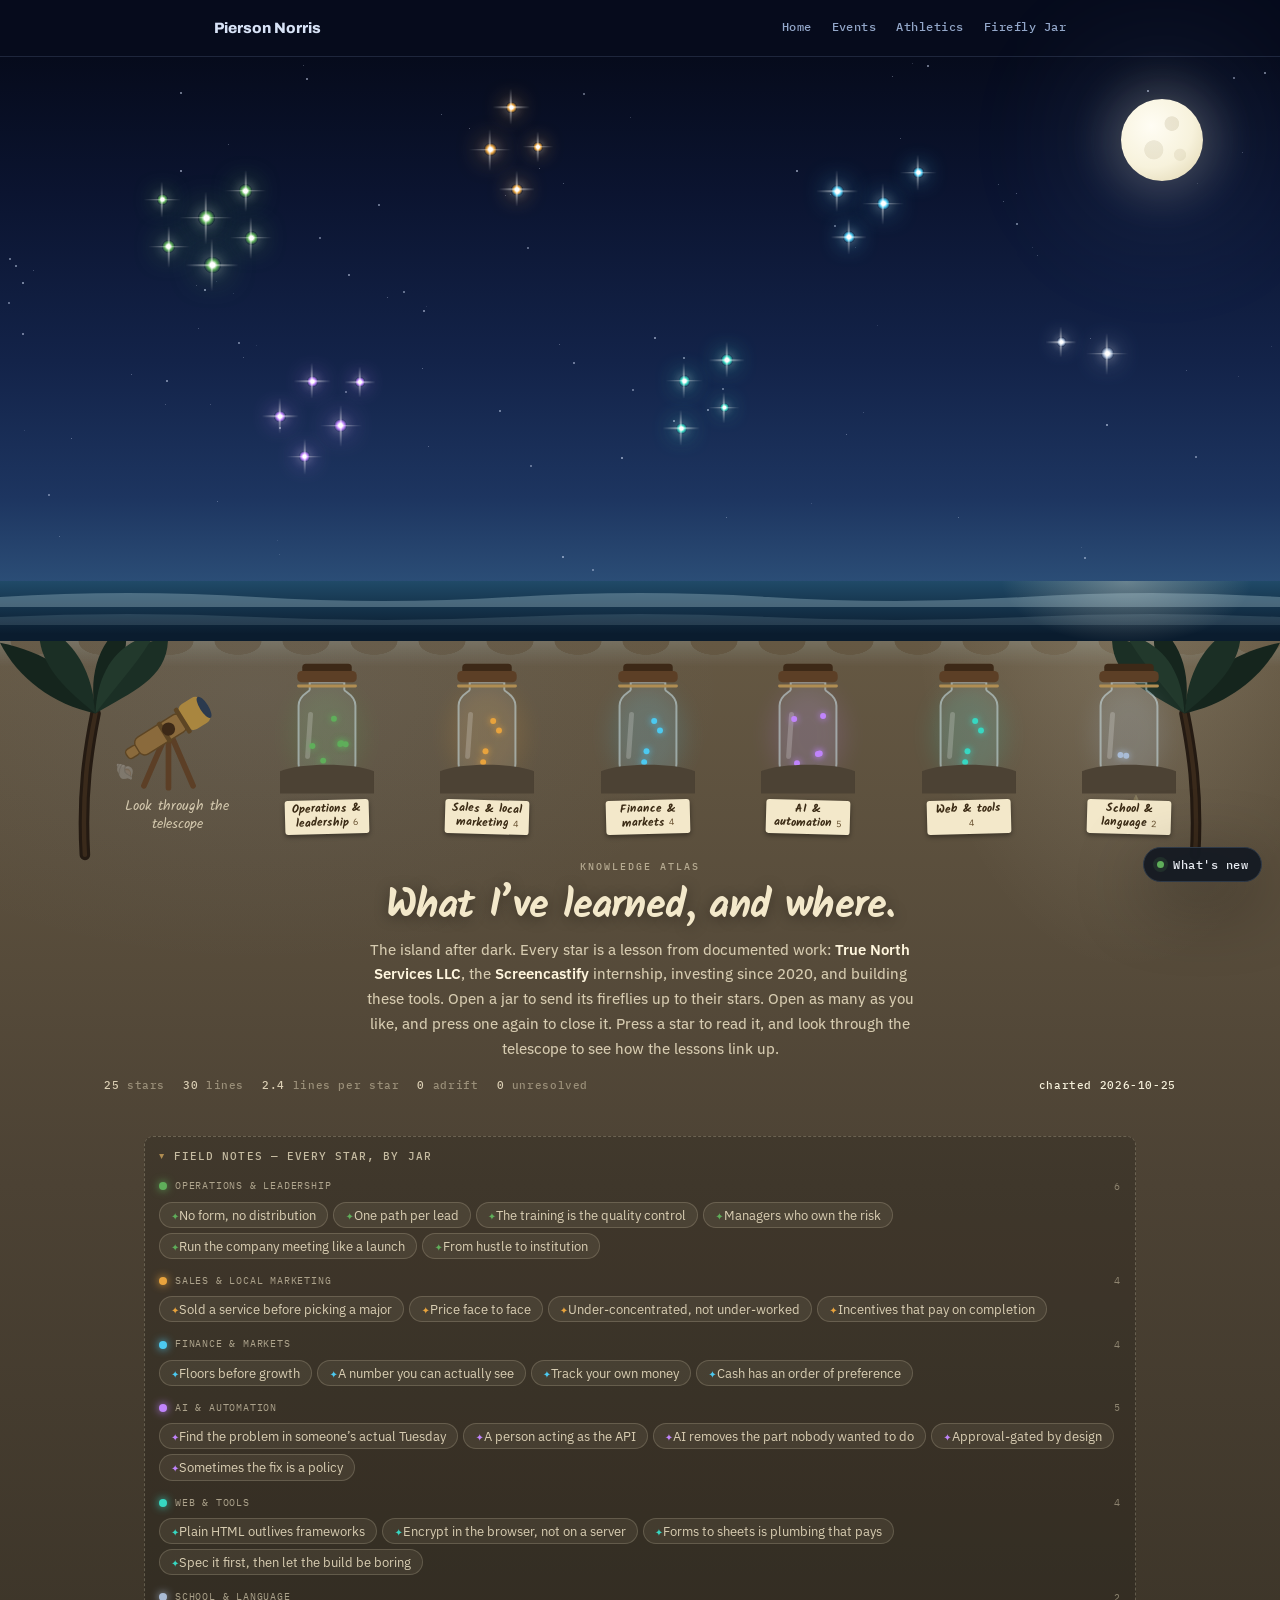
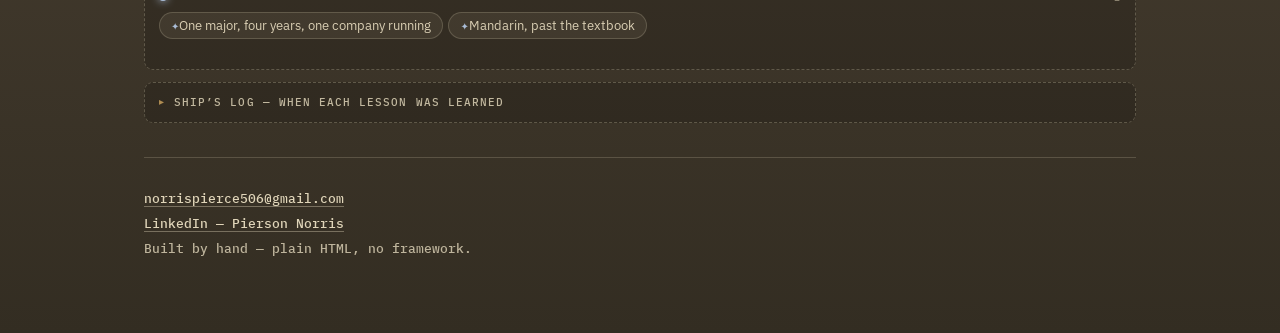
<file: atlas/index.html>
<!doctype html>
<html lang="en">
<head>
  <meta charset="utf-8">
  <meta name="viewport" content="width=device-width, initial-scale=1">
  <title>Atlas — Pierson Norris</title>
  <meta name="description" content="A knowledge atlas read as a night sky: what Pierson Norris has learned running True North Services LLC, interning at Screencastify, investing since 2020, and building his own tools. One star per note, one jar per domain — open as many as you like — and a telescope that draws the links between them.">
  <link rel="canonical" href="https://piersonnorris.github.io/atlas/">
  <link rel="icon" href="/assets/img/favicon.svg" type="image/svg+xml">
  <meta name="theme-color" content="#060b1c">

  <meta property="og:type" content="website">
  <meta property="og:title" content="Atlas — Pierson Norris">
  <meta property="og:description" content="What I've learned, where I learned it, and how the lessons link up — charted as a night sky over the island.">
  <meta property="og:url" content="https://piersonnorris.github.io/atlas/">
  <meta property="og:image" content="https://piersonnorris.github.io/assets/img/og/atlas.png">
  <meta property="og:image:width" content="1200">
  <meta property="og:image:height" content="630">
  <meta property="og:image:alt" content="Atlas — what I have learned, charted as a constellation.">
  <meta name="twitter:card" content="summary_large_image">
  <meta name="twitter:image" content="https://piersonnorris.github.io/assets/img/og/atlas.png">

  <link rel="preconnect" href="https://fonts.googleapis.com">
  <link rel="preconnect" href="https://fonts.gstatic.com" crossorigin>
  <link rel="stylesheet" href="https://fonts.googleapis.com/css2?family=Archivo:wght@600;700;800&family=IBM+Plex+Sans:wght@400;450;500;600&family=IBM+Plex+Mono:wght@400;500&family=Kalam:wght@400;700&display=swap">
  <link rel="stylesheet" href="/assets/css/site.css">
  <link rel="stylesheet" href="/assets/css/atlas.css">
</head>
<body class="atlas-page">
  <a class="skip-link" href="#main">Skip to content</a>
  <header class="sitehead">
    <div class="wrap">
      <nav class="sitenav" aria-label="Primary">
        <a class="brand" href="/">Pierson Norris</a>
        <button type="button" class="navtoggle" aria-expanded="false" aria-controls="navlinks" aria-label="Menu">
          <svg width="18" height="18" viewBox="0 0 24 24" fill="none" aria-hidden="true">
            <path d="M4 7h16M4 12h16M4 17h16" stroke="currentColor" stroke-width="1.8" stroke-linecap="round"/>
          </svg>
        </button>
        <div class="navlinks" id="navlinks">
          <a href="/">Home</a>
          <a href="/#events">Events</a>
          <a href="/athletics/">Athletics</a>
          <a href="/jar/">Firefly Jar</a>
        </div>
      </nav>
    </div>
  </header>

  <main id="main">
  <div class="shore" id="shore">

    <!-- ============ the sky: one star per note ============ -->
    <div class="scene">

      <div class="sky" id="sky">
        <div class="dust" id="dust" aria-hidden="true"></div>
        <span class="moon" aria-hidden="true"></span>
        <span class="shooter" aria-hidden="true"></span>
        <span class="shooter s2" aria-hidden="true"></span>

        <!-- every line here is a real [[wikilink]], drawn by atlas-ui.js -->
        <svg class="lines" id="lines" viewBox="0 0 100 100" preserveAspectRatio="none" aria-hidden="true"></svg>

        <div class="stars" id="stars" role="group"
             aria-label="The notes, as stars. Activate a star to read its note; arrow keys move between them."></div>

        <!-- what a star is, without having to open it. Filled by atlas-ui.js
             on hover and on keyboard focus; aria-hidden because the star
             button itself already carries the same words. -->
        <div class="peek" id="peek" aria-hidden="true" hidden></div>
      </div>
    </div>

    <!-- ============ the sea ============ -->
    <div class="sea" aria-hidden="true">
      <div class="wave-row w1"><svg viewBox="0 0 200 22" preserveAspectRatio="none"><path d="M0 12 Q10 4 20 12 T40 12 T60 12 T80 12 T100 12 T120 12 T140 12 T160 12 T180 12 T200 12 V22 H0 Z" fill="#cbe9f0" opacity=".28"/></svg></div>
      <div class="wave-row w2"><svg viewBox="0 0 200 22" preserveAspectRatio="none"><path d="M0 14 Q10 8 20 14 T40 14 T60 14 T80 14 T100 14 T120 14 T140 14 T160 14 T180 14 T200 14 V22 H0 Z" fill="#cbe9f0" opacity=".22"/></svg></div>
    </div>

    <!-- ============ the sand: the jars and the telescope ============ -->
    <div class="sand">
      <span class="shell" aria-hidden="true" style="left:9%;top:118px">🐚</span>
      <span class="shell" aria-hidden="true" style="left:88%;top:150px">⭐</span>

      <div class="palm left" aria-hidden="true">
        <svg viewBox="0 0 190 260">
          <path d="M96 260 C92 190 100 140 108 100" fill="none" stroke="#241a12" stroke-width="12" stroke-linecap="round"/>
          <path d="M96 260 C92 190 100 140 108 100" fill="none" stroke="#3a2a1b" stroke-width="5" stroke-linecap="round"/>
          <g class="leaves">
            <path d="M108 100 C60 90 20 60 0 20 C50 30 90 55 108 100 Z" fill="#15251d"/>
            <path d="M108 100 C150 75 190 60 190 15 C140 20 115 55 108 100 Z" fill="#1b2f25"/>
            <path d="M108 100 C70 70 40 40 45 0 C85 15 105 55 108 100 Z" fill="#1b2f25"/>
            <path d="M108 100 C130 60 150 30 140 0 C110 20 100 60 108 100 Z" fill="#15251d"/>
            <path d="M108 100 C110 55 130 20 175 10 C155 45 130 70 108 100 Z" fill="#22392c"/>
          </g>
        </svg>
      </div>
      <div class="palm right" aria-hidden="true">
        <svg viewBox="0 0 190 260">
          <path d="M96 260 C92 190 100 140 108 100" fill="none" stroke="#241a12" stroke-width="12" stroke-linecap="round"/>
          <path d="M96 260 C92 190 100 140 108 100" fill="none" stroke="#3a2a1b" stroke-width="5" stroke-linecap="round"/>
          <g class="leaves">
            <path d="M108 100 C60 90 20 60 0 20 C50 30 90 55 108 100 Z" fill="#15251d"/>
            <path d="M108 100 C150 75 190 60 190 15 C140 20 115 55 108 100 Z" fill="#1b2f25"/>
            <path d="M108 100 C70 70 40 40 45 0 C85 15 105 55 108 100 Z" fill="#1b2f25"/>
            <path d="M108 100 C130 60 150 30 140 0 C110 20 100 60 108 100 Z" fill="#15251d"/>
            <path d="M108 100 C110 55 130 20 175 10 C155 45 130 70 108 100 Z" fill="#22392c"/>
          </g>
        </svg>
      </div>

      <div class="beach">
        <button type="button" class="scope" id="scope" aria-pressed="false">
          <svg viewBox="0 0 150 125" aria-hidden="true">
            <path class="tripod" d="M66 56 L40 116 M66 56 L66 118 M66 56 L92 116"/>
            <g transform="rotate(-32 66 56)">
              <g class="barrel">
                <path class="beam" d="M112 44 L154 16 L154 98 L112 69 Z" fill="#ffeaa6"/>
                <rect class="tube" x="14" y="51" width="14" height="11" rx="4"/>
                <rect class="tube" x="27" y="46" width="58" height="21" rx="7"/>
                <rect class="ring" x="58" y="44" width="5" height="25" rx="2"/>
                <rect class="tube2" x="84" y="41" width="28" height="31" rx="8"/>
                <rect class="ring" x="81" y="41" width="5" height="31" rx="2"/>
                <ellipse class="lens" cx="110" cy="56.5" rx="4.5" ry="13"/>
              </g>
            </g>
            <circle cx="66" cy="56" r="7" fill="#3d2917"/>
          </svg>
          <span class="scopelabel" id="scopelabel">Look through the telescope</span>
        </button>

        <div class="jars" id="jars" role="group" aria-label="The jars — one per domain. Open as many as you like; press one again to close it."></div>
      </div>

      <p class="jarhint" id="jarhint" hidden><span></span>
        <button type="button" data-closejars hidden>Close all jars</button></p>

      <!-- the intro sits under the jars, so the sky and the shelf get the
           whole first screen (Pierce, 2026-09-22) -->
      <section class="atlas-hero">
        <p class="eyebrow">Knowledge atlas</p>
        <h1>What I’ve learned, and where.</h1>
        <p class="lede">The island after dark. Every star is a lesson from documented work: <b>True North
          Services LLC</b>, the <b>Screencastify</b> internship, investing since 2020, and building these
          tools. Open a jar to send its fireflies up to their stars. Open as many as you like, and press
          one again to close it. Press a star to read it, and look through the telescope to see how the
          lessons link up.</p>
      </section>

      <p class="sandstat" id="status" aria-live="polite"></p>

      <!-- ============ the deck ============ -->
      <div class="deck">
        <details class="crate" open>
          <summary>Field notes — every star, by jar</summary>
          <div class="cratebody"><div id="fieldnotes"></div></div>
        </details>

        <details class="crate">
          <summary>Ship’s log — when each lesson was learned</summary>
          <div class="cratebody"><ol class="log" id="timeline"></ol></div>
        </details>

        <noscript>
          <p class="atlas-foot">The sky is drawn in the browser, so this page needs JavaScript to chart itself.
            The notes it draws from live in plain sight at
            <span class="mono">assets/js/atlas-data.js</span>.</p>
        </noscript>

        <footer class="sitefoot">
          <address>
            <a href="mailto:norrispierce506@gmail.com">norrispierce506@gmail.com</a><br>
            <a href="https://www.linkedin.com/in/piersonnorris" rel="noopener">LinkedIn — Pierson Norris</a><br>
            Built by hand — plain HTML, no framework.
          </address>
        </footer>
      </div>
    </div>
  </div>

  <!-- ============ the field log ============ -->
  <aside class="logcard" id="logcard" hidden aria-labelledby="log-title" tabindex="-1">
    <div class="logframe">
      <span class="nail tl" aria-hidden="true"></span><span class="nail tr" aria-hidden="true"></span>
      <span class="nail bl" aria-hidden="true"></span><span class="nail br" aria-hidden="true"></span>
      <button type="button" class="logclose" id="logclose" aria-label="Close the field log">×</button>
      <div class="logpaper" id="logbody"></div>
    </div>
  </aside>
  </main>

  <script src="/assets/js/nav.js"></script>
  <script src="/assets/js/changelog.js"></script>
  <script src="/assets/js/atlas-data.js"></script>
  <script src="/assets/js/atlas-flight.js"></script>
  <script src="/assets/js/atlas-ui.js"></script>
</body>
</html>
</file>
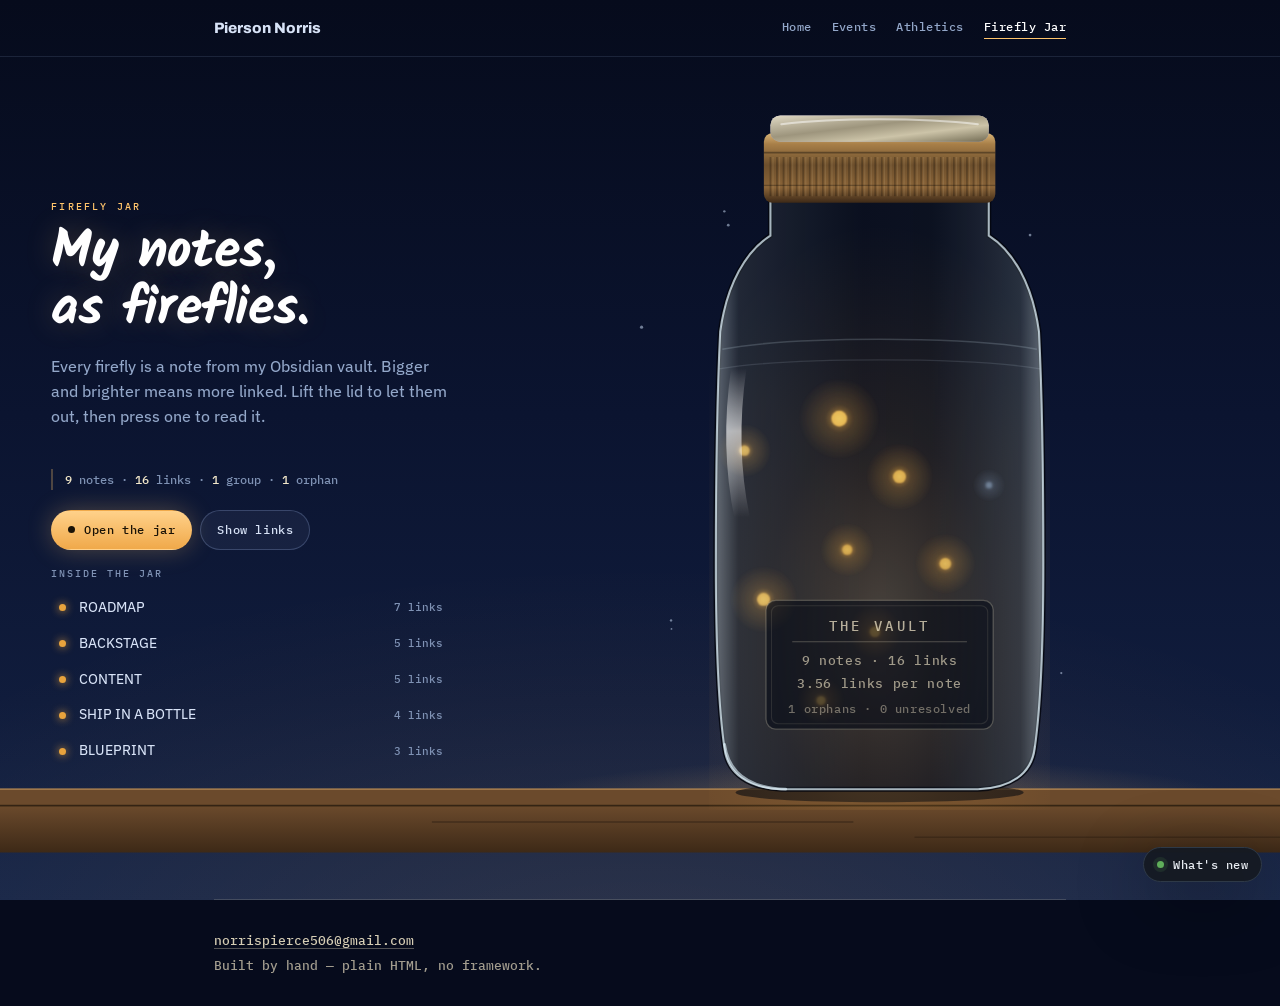
<file: jar/index.html>
<!doctype html>
<html lang="en">
<head>
  <meta charset="utf-8">
  <meta name="viewport" content="width=device-width, initial-scale=1">
  <title>Firefly Jar — Pierson Norris</title>
  <meta name="description" content="Pierson Norris's Obsidian notes as fireflies in a mason jar. One firefly per note; bigger and brighter means more linked. Lift the lid, then press a firefly to read it.">
  <link rel="canonical" href="https://piersonnorris.github.io/jar/">
  <link rel="icon" href="/assets/img/favicon.svg" type="image/svg+xml">
  <meta name="theme-color" content="#060b1c">

  <meta property="og:type" content="website">
  <meta property="og:title" content="Firefly Jar — Pierson Norris">
  <meta property="og:description" content="My notes as fireflies in a jar. Lift the lid and let them out.">
  <meta property="og:url" content="https://piersonnorris.github.io/jar/">
  <meta property="og:image" content="https://piersonnorris.github.io/assets/img/og/jar.png">
  <meta property="og:image:width" content="1200">
  <meta property="og:image:height" content="630">
  <meta property="og:image:alt" content="Firefly Jar — my notes as fireflies in a mason jar.">
  <meta name="twitter:card" content="summary_large_image">
  <meta name="twitter:image" content="https://piersonnorris.github.io/assets/img/og/jar.png">

  <link rel="preconnect" href="https://fonts.googleapis.com">
  <link rel="preconnect" href="https://fonts.gstatic.com" crossorigin>
  <link rel="stylesheet" href="https://fonts.googleapis.com/css2?family=Archivo:wght@600;700;800&family=IBM+Plex+Sans:wght@400;450;500;600&family=IBM+Plex+Mono:wght@400;500&family=Kalam:wght@400;700&display=swap">
  <link rel="stylesheet" href="/assets/css/site.css">
  <link rel="stylesheet" href="/assets/css/jar.css">
</head>
<body class="jar-page">
  <a class="skip-link" href="#main">Skip to content</a>
  <header class="sitehead">
    <div class="wrap">
      <nav class="sitenav" aria-label="Primary">
        <a class="brand" href="/">Pierson Norris</a>
        <button type="button" class="navtoggle" aria-expanded="false" aria-controls="navlinks" aria-label="Menu">
          <svg width="18" height="18" viewBox="0 0 24 24" fill="none" aria-hidden="true">
            <path d="M4 7h16M4 12h16M4 17h16" stroke="currentColor" stroke-width="1.8" stroke-linecap="round"/>
          </svg>
        </button>
        <div class="navlinks" id="navlinks">
          <a href="/">Home</a>
          <a href="/#events">Events</a>
          <a href="/athletics/">Athletics</a>
          <a href="/jar/" aria-current="page">Firefly Jar</a>
        </div>
      </nav>
    </div>
  </header>

  <main id="main">
    <section class="jar-scene" id="scene" aria-label="The firefly jar">
      <!-- the whole scene is the canvas: once the lid is off, the swarm
           spreads behind the panels, and they float on top of it -->
      <div class="jar-canvas" id="jar"></div>

      <div class="jar-copy">
        <p class="eyebrow">Firefly jar</p>
        <h1>My notes, as fireflies.</h1>
        <p class="lede">Every firefly is a note from my Obsidian vault. Bigger and brighter means more
          linked. Lift the lid to let them out, then press one to read it.</p>
      </div>

      <div class="jar-meta">
        <p class="jar-read" id="read" aria-live="polite"></p>

        <div class="jar-controls">
          <button type="button" class="jbtn primary" id="toggle" aria-pressed="false">
            <i aria-hidden="true"></i><span>Open the jar</span>
          </button>
          <button type="button" class="jbtn" id="links" aria-pressed="false">Show links</button>
        </div>

        <div class="jar-groups" id="groups" hidden></div>

        <!-- one slot, fixed height: the note index, or the note you picked.
             Swapping one for the other never changes the page's layout,
             so the swarm never has to re-home around it. -->
        <div class="jar-slot" id="slot">
          <div class="jar-index-wrap" id="indexwrap">
            <p class="jar-slot-h">Inside the jar</p>
            <ul class="jar-index" id="index"></ul>
          </div>
          <article class="jar-card" id="card" hidden tabindex="-1" aria-labelledby="card-title"></article>
        </div>
      </div>

      <div class="jar-stage" aria-hidden="true"></div>
    </section>

    <noscript>
      <p class="jar-noscript">The jar is drawn in the browser, so this page needs JavaScript.
        The notes it reads live at <span class="mono">assets/data/vault-public.js</span>.</p>
    </noscript>

    <div class="wrap">
      <footer class="sitefoot">
        <address>
          <a href="mailto:norrispierce506@gmail.com">norrispierce506@gmail.com</a><br>
          Built by hand — plain HTML, no framework.
        </address>
      </footer>
    </div>
  </main>

  <script src="/assets/js/nav.js"></script>
  <script src="/assets/js/changelog.js"></script>
  <script src="/assets/data/vault-public.js"></script>
  <script src="/assets/js/notes-graph.js"></script>
  <script src="/assets/js/vault-groups.js"></script>
  <script src="/assets/js/atlas-jar.js"></script>
  <script src="/assets/js/jar-page.js"></script>
</body>
</html>
</file>
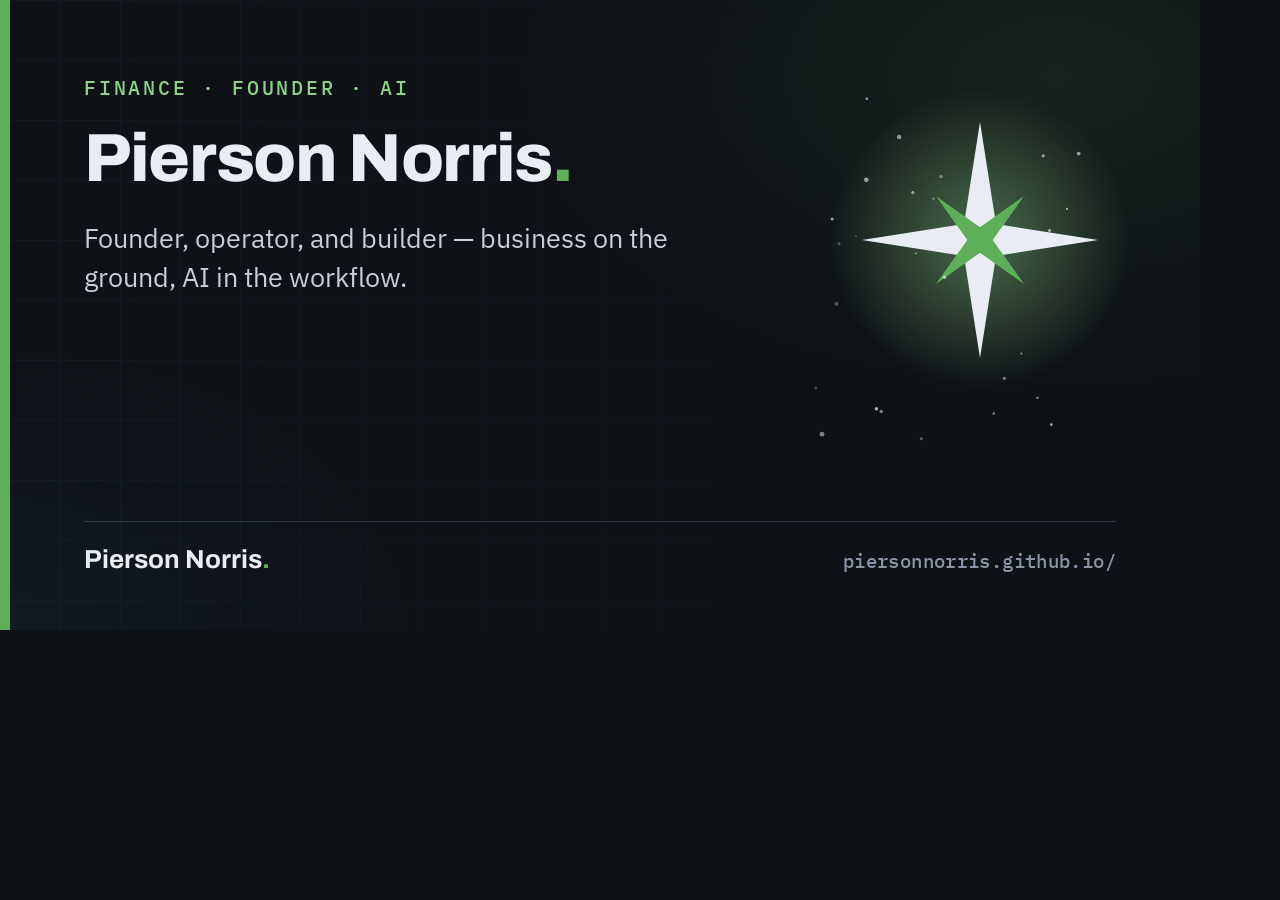
<file: tools/og/card.html>
<!doctype html>
<!-- Share-card template. Rendered to a 1200x630 PNG per page by
     tools/og/render.js (headless Chrome), never served to visitors.

     Copy rule: every line on a card is lifted from that page's own <h1>,
     og:description or title, which themselves come from docs/CONTENT.md.
     Nothing here is new copy. If a page's words change, change them in
     CARDS below and re-run `node tools/og/render.js`. -->
<html lang="en">
<head>
  <meta charset="utf-8">
  <title>Share card</title>
  <link rel="preconnect" href="https://fonts.googleapis.com">
  <link rel="preconnect" href="https://fonts.gstatic.com" crossorigin>
  <link rel="stylesheet" href="https://fonts.googleapis.com/css2?family=Archivo:wght@700;800&family=IBM+Plex+Sans:wght@400;500&family=IBM+Plex+Mono:wght@500&display=block">
  <style>
    /* Locked design system — the same tokens as assets/css/site.css. */
    :root{
      --bg:#0e1116;--panel:#151b23;--line:#232d39;--line2:#2e3947;
      --ink:#e9edf3;--mut:#8b95a5;--dim:#7a8392;
      --acc:#5FAE5A;--acc-hi:#8ED18A;--acc-soft:rgba(95,174,90,.12);
    }
    *{box-sizing:border-box;margin:0;padding:0}
    html,body{width:1200px;height:630px;overflow:hidden;background:var(--bg)}
    body{
      position:relative;color:var(--ink);
      font-family:'IBM Plex Sans',system-ui,sans-serif;
      background:
        radial-gradient(900px 520px at 88% 12%, rgba(95,174,90,.10), transparent 60%),
        radial-gradient(700px 480px at 0% 100%, rgba(76,201,240,.05), transparent 60%),
        var(--bg);
    }
    /* A faint grid, the same hairline weight the site's panels use. */
    body::before{
      content:"";position:absolute;inset:0;pointer-events:none;
      background-image:
        linear-gradient(var(--line) 1px, transparent 1px),
        linear-gradient(90deg, var(--line) 1px, transparent 1px);
      background-size:60px 60px;opacity:.28;
      -webkit-mask-image:linear-gradient(90deg,#000 0%,transparent 70%);
              mask-image:linear-gradient(90deg,#000 0%,transparent 70%);
    }
    .bar{position:absolute;left:0;top:0;bottom:0;width:10px;background:var(--acc)}
    .copy{position:absolute;left:84px;top:78px;width:640px}
    .eyebrow{
      font:500 20px/1 'IBM Plex Mono',monospace;letter-spacing:.14em;
      text-transform:uppercase;color:var(--acc-hi);
    }
    h1{
      margin-top:26px;font:800 68px/1.02 Archivo,sans-serif;letter-spacing:-.02em;
      text-wrap:balance;
      color:var(--ink);
    }
    h1 .dot{color:var(--acc)}
    .sub{margin-top:26px;font:400 27px/1.42 'IBM Plex Sans',sans-serif;color:#c7ced9;text-wrap:pretty}
    .foot{
      position:absolute;left:84px;right:84px;bottom:58px;
      display:flex;justify-content:space-between;align-items:baseline;
      padding-top:24px;border-top:1px solid var(--line2);
    }
    .name{font:700 26px/1 Archivo,sans-serif;color:var(--ink)}
    .name .dot{color:var(--acc)}
    .url{font:500 19px/1 'IBM Plex Mono',monospace;color:var(--mut);letter-spacing:.02em}
    .art{position:absolute;right:70px;top:70px;width:340px;height:380px}
  </style>
</head>
<body>
  <div class="bar" aria-hidden="true"></div>
  <div class="copy">
    <div class="eyebrow" id="eyebrow"></div>
    <h1 id="title"></h1>
    <p class="sub" id="sub"></p>
  </div>
  <svg class="art" id="art" viewBox="0 0 340 380" aria-hidden="true"></svg>
  <div class="foot">
    <span class="name">Pierson Norris<span class="dot">.</span></span>
    <span class="url" id="url"></span>
  </div>

  <script>
    /* One entry per public page. `title` is the page's own <h1>, `sub` its
       og:description; only line breaks were chosen here. */
    var CARDS = {
      home: {
        eyebrow: 'Finance · Founder · AI',
        title: 'Pierson Norris<span class="dot">.</span>',
        sub: 'Founder, operator, and builder — business on the ground, AI in the workflow.',
        path: '',
        art: 'star'
      },
      jar: {
        eyebrow: 'Firefly Jar',
        title: 'My notes, as fireflies.',
        sub: 'My notes as fireflies in a jar. Lift the lid and let them out.',
        path: 'jar/',
        art: 'jar'
      },
      atlas: {
        eyebrow: 'Atlas',
        title: 'What I’ve learned, and where.',
        sub: 'What I’ve learned, where I learned it, and how the lessons link up — charted as a night sky over the island.',
        path: 'atlas/',
        art: 'sky'
      },
      athletics: {
        eyebrow: 'Athletics · 2023–2026',
        title: 'Athletics are part of the life I’m building.',
        /* No-break spaces keep each number with its label. */
        sub: '101 logged workouts so far in 2026 · 361 miles of cardio on Strava',
        path: 'athletics/',
        art: 'bars'
      }
    };

    var NS = 'http://www.w3.org/2000/svg';
    function el(name, attrs, parent) {
      var n = document.createElementNS(NS, name);
      for (var k in attrs) n.setAttribute(k, attrs[k]);
      (parent || art).appendChild(n);
      return n;
    }

    /* Seeded, so a re-render draws the same card byte for byte. */
    function rng(seed) {
      return function () {
        seed = (seed * 1664525 + 1013904223) % 4294967296;
        return seed / 4294967296;
      };
    }

    var ART = {
      /* The north star from the home hero. */
      star: function () {
        var cx = 190, cy = 170;
        var g = el('radialGradient', { id: 'glow' }, el('defs', {}));
        el('stop', { offset: '0', 'stop-color': '#8ED18A', 'stop-opacity': '.45' }, g);
        el('stop', { offset: '1', 'stop-color': '#8ED18A', 'stop-opacity': '0' }, g);
        el('circle', { cx: cx, cy: cy, r: 150, fill: 'url(#glow)' });
        el('path', {
          d: 'M' + cx + ' ' + (cy - 118) + ' L' + (cx + 16) + ' ' + (cy - 16) + ' L' + (cx + 118) + ' ' + cy +
             ' L' + (cx + 16) + ' ' + (cy + 16) + ' L' + cx + ' ' + (cy + 118) + ' L' + (cx - 16) + ' ' + (cy + 16) +
             ' L' + (cx - 118) + ' ' + cy + ' L' + (cx - 16) + ' ' + (cy - 16) + 'Z',
          fill: '#e9edf3'
        });
        el('path', {
          d: 'M' + cx + ' ' + (cy - 62) + ' L' + (cx + 9) + ' ' + (cy - 9) + ' L' + (cx + 62) + ' ' + cy +
             ' L' + (cx + 9) + ' ' + (cy + 9) + ' L' + cx + ' ' + (cy + 62) + ' L' + (cx - 9) + ' ' + (cy + 9) +
             ' L' + (cx - 62) + ' ' + cy + ' L' + (cx - 9) + ' ' + (cy - 9) + 'Z',
          fill: '#5FAE5A', transform: 'rotate(45 ' + cx + ' ' + cy + ')'
        });
        var r = rng(7);
        for (var i = 0; i < 26; i++) {
          el('circle', { cx: 10 + r() * 320, cy: 10 + r() * 360, r: .8 + r() * 1.6, fill: '#e9edf3', opacity: .25 + r() * .5 });
        }
      },

      /* A mason jar with fireflies inside, the same silhouette as home's. */
      jar: function () {
        var defs = el('defs', {});
        var g = el('radialGradient', { id: 'ff' }, defs);
        el('stop', { offset: '0', 'stop-color': '#f7e27a', 'stop-opacity': '1' }, g);
        el('stop', { offset: '.35', 'stop-color': '#e8c547', 'stop-opacity': '.55' }, g);
        el('stop', { offset: '1', 'stop-color': '#e8c547', 'stop-opacity': '0' }, g);
        el('rect', { x: 110, y: 20, width: 130, height: 34, rx: 7, fill: '#a87f48' });
        el('path', {
          d: 'M122 54h106v16c26 14 40 38 40 66v186c0 18-14 32-32 32H114c-18 0-32-14-32-32V136c0-28 14-52 40-66z',
          fill: '#0a1024', stroke: 'rgba(226,244,253,.55)', 'stroke-width': 3
        });
        /* Jittered grid, so the swarm fills the glass instead of bunching. */
        var r = rng(11);
        for (var i = 0; i < 16; i++) {
          var col = i % 4, row = Math.floor(i / 4);
          var x = 108 + col * 40 + r() * 26, y = 118 + row * 54 + r() * 38, s = 5 + r() * 9;
          el('circle', { cx: x, cy: y, r: s * 2.4, fill: 'url(#ff)', opacity: .8 });
          el('circle', { cx: x, cy: y, r: s * .35, fill: '#fff7c9' });
        }
      },

      /* A constellation: stars joined by the links between lessons. */
      sky: function () {
        var pts = [[40,70],[118,42],[196,96],[286,60],[250,170],[156,188],[74,224],[196,284],[300,300],[110,330]];
        var links = [[0,1],[1,2],[2,3],[2,4],[4,5],[5,6],[5,7],[7,8],[4,8],[6,9],[7,9],[1,5]];
        links.forEach(function (l) {
          el('line', { x1: pts[l[0]][0], y1: pts[l[0]][1], x2: pts[l[1]][0], y2: pts[l[1]][1],
            stroke: '#8ED18A', 'stroke-opacity': .38, 'stroke-width': 1.6 });
        });
        var deg = pts.map(function (_, i) {
          return links.filter(function (l) { return l[0] === i || l[1] === i; }).length;
        });
        pts.forEach(function (p, i) {
          el('circle', { cx: p[0], cy: p[1], r: 7 + deg[i] * 3.2, fill: '#8ED18A', opacity: .13 });
          el('circle', { cx: p[0], cy: p[1], r: 2.8 + deg[i] * 1.1, fill: '#e9edf3' });
        });
      },

      /* Logged workouts per year — the page's own table: 16, 143, 174. */
      bars: function () {
        var data = [['2023', 16], ['2024', 143], ['2025', 174], ['2026', 101]];
        var max = 174, base = 330, top = 60, w = 58, gap = 26, x0 = 12;
        el('line', { x1: 10, y1: base, x2: 330, y2: base, stroke: '#2e3947', 'stroke-width': 2 });
        data.forEach(function (d, i) {
          var h = Math.max(6, (d[1] / max) * (base - top));
          var x = x0 + i * (w + gap);
          el('rect', { x: x, y: base - h, width: w, height: h, rx: 6,
            fill: i === data.length - 1 ? '#5FAE5A' : '#3a5a3f' });
          var v = el('text', { x: x + w / 2, y: base - h - 14, 'text-anchor': 'middle',
            fill: '#e9edf3', 'font-family': 'Archivo', 'font-weight': 700, 'font-size': 30 });
          v.textContent = d[1];
          var t = el('text', { x: x + w / 2, y: base + 34, 'text-anchor': 'middle',
            fill: '#8b95a5', 'font-family': 'IBM Plex Mono', 'font-size': 20 });
          t.textContent = d[0];
        });
      }
    };

    var art = document.getElementById('art');
    var key = new URLSearchParams(location.search).get('page') || 'home';
    var card = CARDS[key];
    if (!card) {
      document.body.textContent = 'Unknown card: ' + key;
    } else {
      document.getElementById('eyebrow').textContent = card.eyebrow;
      document.getElementById('title').innerHTML = card.title;
      document.getElementById('sub').textContent = card.sub;
      document.getElementById('url').textContent = 'piersonnorris.github.io/' + card.path;
      ART[card.art]();
      /* render.js waits for this before it captures. */
      document.fonts.ready.then(function () { document.body.dataset.ready = '1'; });
    }
  </script>
</body>
</html>
</file>
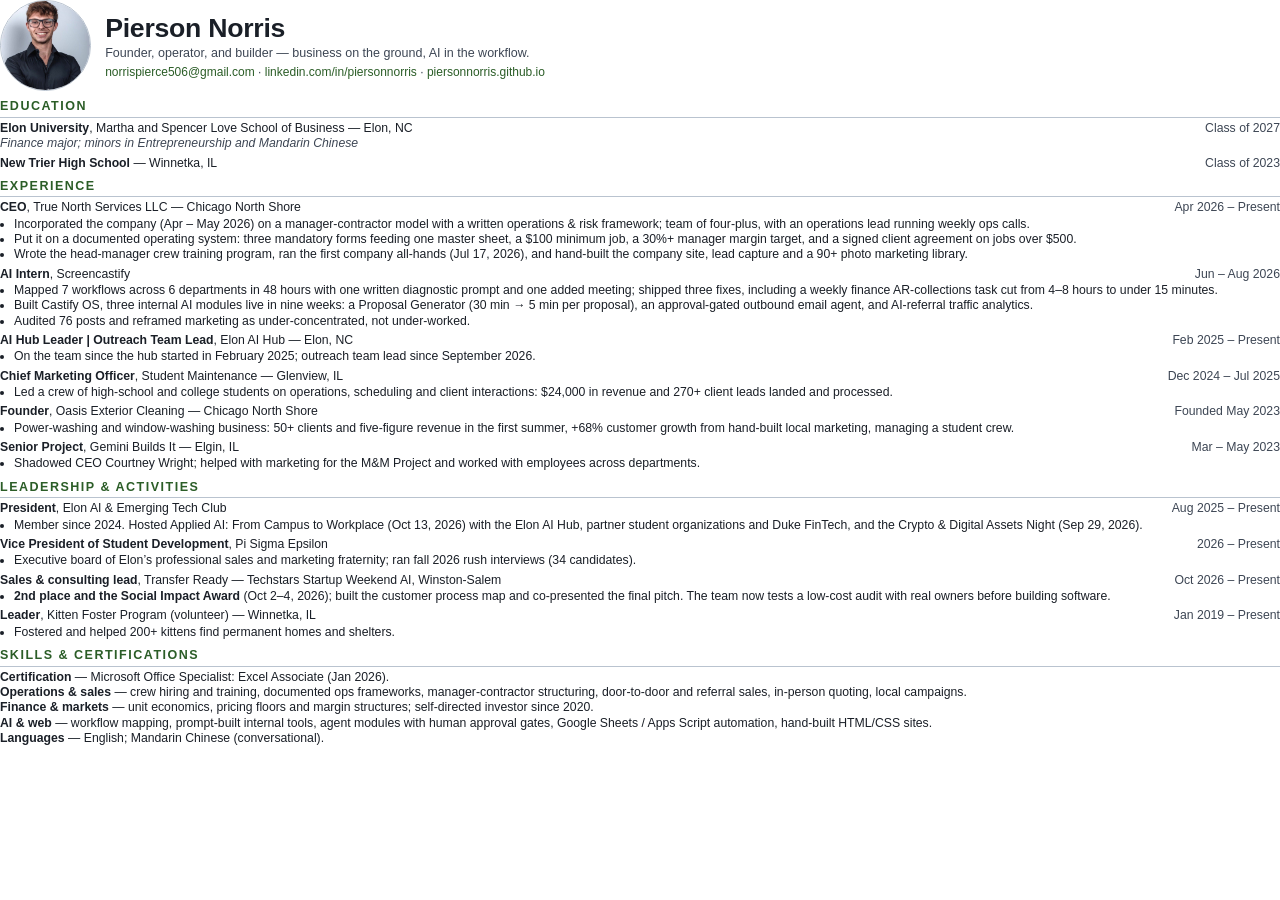
<file: tools/resume/resume.html>
<!doctype html>
<!-- Source for assets/resume/pierson-norris-resume.pdf.
     Every line comes from docs/CONTENT.md; anything marked [OPEN] there stays off.
     No phone number, no school email — contact is the public email, LinkedIn and the site.
     The headshot is the same file the home page uses.
     Rebuild (one page, US Letter):
       powershell -ExecutionPolicy Bypass -File tools\resume\build.ps1 -->
<html lang="en">
<head>
<meta charset="utf-8">
<title>Pierson Norris — Résumé</title>
<style>
  @page{size:Letter;margin:0.4in 0.5in}
  *{box-sizing:border-box}
  body{margin:0;font:9.2pt/1.25 "Segoe UI",Arial,sans-serif;color:#1a1f27}
  header{display:flex;align-items:center;gap:14px}
  header img{width:0.95in;height:0.95in;border-radius:50%;object-fit:cover;border:1px solid #b9c3cf}
  h1{font-size:20pt;margin:0;letter-spacing:-.01em}
  .tag{margin:1px 0 0;color:#3d4654;font-size:9.4pt}
  .contact{margin:3px 0 0;color:#3d4654;font-size:9pt}
  .contact a{color:#2b5d27;text-decoration:none}
  h2{font-size:9.4pt;letter-spacing:.12em;text-transform:uppercase;color:#2b5d27;margin:8px 0 3px;padding-bottom:2px;border-bottom:1px solid #b9c3cf}
  .job{margin:0 0 4px;break-inside:avoid}
  .row{display:flex;justify-content:space-between;gap:12px}
  .row b{font-weight:650}
  .when{white-space:nowrap;color:#3d4654}
  .sub{color:#3d4654;font-style:italic}
  ul{margin:1px 0 0;padding-left:14px}
  li{margin:0}
  .skills p{margin:0}
</style>
</head>
<body>
  <header>
    <img src="../../assets/img/home/headshot.jpg" alt="Pierson Norris">
    <div>
      <h1>Pierson Norris</h1>
      <p class="tag">Founder, operator, and builder — business on the ground, AI in the workflow.</p>
      <p class="contact">
        <a href="mailto:norrispierce506@gmail.com">norrispierce506@gmail.com</a> ·
        <a href="https://www.linkedin.com/in/piersonnorris">linkedin.com/in/piersonnorris</a> ·
        <a href="https://piersonnorris.github.io">piersonnorris.github.io</a>
      </p>
    </div>
  </header>

  <h2>Education</h2>
  <div class="job">
    <div class="row"><span><b>Elon University</b>, Martha and Spencer Love School of Business — Elon, NC</span><span class="when">Class of 2027</span></div>
    <div class="sub">Finance major; minors in Entrepreneurship and Mandarin Chinese</div>
  </div>
  <div class="job">
    <div class="row"><span><b>New Trier High School</b> — Winnetka, IL</span><span class="when">Class of 2023</span></div>
  </div>

  <h2>Experience</h2>
  <div class="job">
    <div class="row"><span><b>CEO</b>, True North Services LLC — Chicago North Shore</span><span class="when">Apr 2026 – Present</span></div>
    <ul>
      <li>Incorporated the company (Apr – May 2026) on a manager-contractor model with a written operations &amp; risk framework; team of four-plus, with an operations lead running weekly ops calls.</li>
      <li>Put it on a documented operating system: three mandatory forms feeding one master sheet, a $100 minimum job, a 30%+ manager margin target, and a signed client agreement on jobs over $500.</li>
      <li>Wrote the head-manager crew training program, ran the first company all-hands (Jul 17, 2026), and hand-built the company site, lead capture and a 90+ photo marketing library.</li>
    </ul>
  </div>
  <div class="job">
    <div class="row"><span><b>AI Intern</b>, Screencastify</span><span class="when">Jun – Aug 2026</span></div>
    <ul>
      <li>Mapped 7 workflows across 6 departments in 48 hours with one written diagnostic prompt and one added meeting; shipped three fixes, including a weekly finance AR-collections task cut from 4–8 hours to under 15 minutes.</li>
      <li>Built Castify OS, three internal AI modules live in nine weeks: a Proposal Generator (30 min → 5 min per proposal), an approval-gated outbound email agent, and AI-referral traffic analytics.</li>
      <li>Audited 76 posts and reframed marketing as under-concentrated, not under-worked.</li>
    </ul>
  </div>
  <div class="job">
    <div class="row"><span><b>AI Hub Leader | Outreach Team Lead</b>, Elon AI Hub — Elon, NC</span><span class="when">Feb 2025 – Present</span></div>
    <ul>
      <li>On the team since the hub started in February 2025; outreach team lead since September 2026.</li>
    </ul>
  </div>
  <div class="job">
    <div class="row"><span><b>Chief Marketing Officer</b>, Student Maintenance — Glenview, IL</span><span class="when">Dec 2024 – Jul 2025</span></div>
    <ul>
      <li>Led a crew of high-school and college students on operations, scheduling and client interactions: $24,000 in revenue and 270+ client leads landed and processed.</li>
    </ul>
  </div>
  <div class="job">
    <div class="row"><span><b>Founder</b>, Oasis Exterior Cleaning — Chicago North Shore</span><span class="when">Founded May 2023</span></div>
    <ul>
      <li>Power-washing and window-washing business: 50+ clients and five-figure revenue in the first summer, +68% customer growth from hand-built local marketing, managing a student crew.</li>
    </ul>
  </div>
  <div class="job">
    <div class="row"><span><b>Senior Project</b>, Gemini Builds It — Elgin, IL</span><span class="when">Mar – May 2023</span></div>
    <ul>
      <li>Shadowed CEO Courtney Wright; helped with marketing for the M&amp;M Project and worked with employees across departments.</li>
    </ul>
  </div>

  <h2>Leadership &amp; Activities</h2>
  <div class="job">
    <div class="row"><span><b>President</b>, Elon AI &amp; Emerging Tech Club</span><span class="when">Aug 2025 – Present</span></div>
    <ul>
      <li>Member since 2024. Hosted Applied AI: From Campus to Workplace (Oct 13, 2026) with the Elon AI Hub, partner student organizations and Duke FinTech, and the Crypto &amp; Digital Assets Night (Sep 29, 2026).</li>
    </ul>
  </div>
  <div class="job">
    <div class="row"><span><b>Vice President of Student Development</b>, Pi Sigma Epsilon</span><span class="when">2026 – Present</span></div>
    <ul>
      <li>Executive board of Elon’s professional sales and marketing fraternity; ran fall 2026 rush interviews (34 candidates).</li>
    </ul>
  </div>
  <div class="job">
    <div class="row"><span><b>Sales &amp; consulting lead</b>, Transfer Ready — Techstars Startup Weekend AI, Winston-Salem</span><span class="when">Oct 2026 – Present</span></div>
    <ul>
      <li><b>2nd place and the Social Impact Award</b> (Oct 2–4, 2026); built the customer process map and co-presented the final pitch. The team now tests a low-cost audit with real owners before building software.</li>
    </ul>
  </div>
  <div class="job">
    <div class="row"><span><b>Leader</b>, Kitten Foster Program (volunteer) — Winnetka, IL</span><span class="when">Jan 2019 – Present</span></div>
    <ul>
      <li>Fostered and helped 200+ kittens find permanent homes and shelters.</li>
    </ul>
  </div>

  <h2>Skills &amp; Certifications</h2>
  <div class="skills">
    <p><b>Certification</b> — Microsoft Office Specialist: Excel Associate (Jan 2026).</p>
    <p><b>Operations &amp; sales</b> — crew hiring and training, documented ops frameworks, manager-contractor structuring, door-to-door and referral sales, in-person quoting, local campaigns.</p>
    <p><b>Finance &amp; markets</b> — unit economics, pricing floors and margin structures; self-directed investor since 2020.</p>
    <p><b>AI &amp; web</b> — workflow mapping, prompt-built internal tools, agent modules with human approval gates, Google Sheets / Apps Script automation, hand-built HTML/CSS sites.</p>
    <p><b>Languages</b> — English; Mandarin Chinese (conversational).</p>
  </div>
</body>
</html>
</file>
<file: assets/css/site.css>
/* ============================================================
   piersonnorris.com — shared design system
   Plain CSS. No framework, no build step, no preprocessor.
   Tokens follow docs/BLUEPRINT.md §4. Dark-only by design.
   ============================================================ */

:root{
  /* ground + surfaces */
  --bg:#0e1116;
  --panel:#151b23;
  --panel2:#1a222d;
  --line:#232d39;
  --line2:#2e3947;

  /* ink */
  --ink:#e9edf3;
  --mut:#8b95a5;
  --dim:#7a8392; /* U1: was #5c6675 (3.25:1 on --bg, fails WCAG AA); now 4.94:1 */

  /* the one accent — Fern */
  --acc:#5FAE5A;
  --acc-hi:#8ED18A;
  --acc-soft:rgba(95,174,90,.12);

  /* semantic */
  --good:#45c26b;
  --bad:#e5534b;
  --warn:#E8A33D;
  --info:#4CC9F0;

  /* platform brand colors (tracker spec §4, now in the stock-trackers repo) */
  --p-sofi:#00A2C7;
  --p-webull:#3d6ea8;   /* lightened from #001B39 so it reads on a dark ground */
  --p-robinhood:#00C805;
  --p-gemini:#F5A623;
  --p-gomining:#7C3AED;

  /* geometry */
  --r:10px;
  --r-lg:14px;
  --wrap:900px;

  --mono:'IBM Plex Mono',ui-monospace,SFMono-Regular,Menlo,monospace;
  --sans:'IBM Plex Sans',system-ui,-apple-system,'Segoe UI',sans-serif;
  --display:'Archivo',system-ui,sans-serif;
}

*{box-sizing:border-box}
html{background:var(--bg);scroll-behavior:smooth;-webkit-text-size-adjust:100%}

body{
  margin:0;
  background:var(--bg);
  color:var(--ink);
  font-family:var(--sans);
  font-size:15.5px;
  line-height:1.62;
  font-weight:450;
  -webkit-font-smoothing:antialiased;
  min-height:100svh;
}

::selection{background:var(--acc);color:#0e1116}
a{color:inherit}
img{max-width:100%;height:auto}

.wrap{max-width:var(--wrap);margin:0 auto;padding:0 24px}
.wrap-wide{max-width:1180px;margin:0 auto;padding:0 24px}

.mono{font-family:var(--mono);font-variant-numeric:tabular-nums}
.num{font-family:var(--mono);font-variant-numeric:tabular-nums}

.eyebrow{
  font-family:var(--mono);font-size:11px;letter-spacing:.16em;
  text-transform:uppercase;color:var(--acc);margin:0;
}

h1,h2,h3{font-family:var(--display);letter-spacing:-.02em;text-wrap:balance}
h1{font-weight:800;font-size:clamp(34px,6.4vw,52px);line-height:1.03;margin:16px 0 12px}
h2{font-weight:800;font-size:24px;margin:0 0 10px}
h3{font-weight:700;font-size:18px;letter-spacing:-.01em;margin:0 0 6px}

.lede{color:var(--mut);max-width:64ch;font-size:16.5px;margin:0 0 26px}
.lede b{color:var(--ink);font-weight:600}

/* ---------- header / nav ---------- */
.sitehead{border-bottom:1px solid var(--line);padding:16px 0}
.sitenav{display:flex;align-items:center;justify-content:space-between;gap:16px;flex-wrap:wrap}
.sitenav a{text-decoration:none}
.brand{font-family:var(--display);font-weight:800;font-size:15px;color:var(--ink)}
.navlinks{display:flex;gap:20px;flex-wrap:wrap;font-family:var(--mono);font-size:12px;letter-spacing:.04em}
.navlinks a{color:var(--mut);border-bottom:1px solid transparent;padding-bottom:2px;transition:color .15s}
.navlinks a:hover{color:var(--acc)}
.navlinks a[aria-current="page"]{color:var(--acc);border-bottom-color:var(--acc)}
.navlinks .soon{color:var(--dim);cursor:default}
.navlinks .soon i{font-style:normal;font-size:10px;letter-spacing:.08em}
.navlinks .lockicon{color:var(--dim);font-size:10px}

/* U6: hamburger toggle, hidden until the nav row actually needs it.
   Collapsing pushes the header taller rather than overlaying content —
   simplest thing that can't clash with a page's other fixed/sticky UI
   (the tracker's filter bars, the notes vault sidebar, etc). */
.navtoggle{
  display:none;width:34px;height:34px;align-items:center;justify-content:center;
  background:transparent;border:1px solid var(--line2);border-radius:8px;color:var(--ink);
  cursor:pointer;margin-left:auto;flex:none;
}
.navtoggle:hover{border-color:var(--acc);color:var(--acc)}
.navtoggle svg{display:block}
@media (max-width:760px){
  .navtoggle{display:inline-flex}
  .navlinks{
    display:none;flex-basis:100%;flex-direction:column;align-items:flex-start;gap:16px;
    padding-top:16px;margin-top:14px;border-top:1px solid var(--line);
  }
  .navlinks.is-open{display:flex}
}

/* ---------- surfaces ---------- */
.panel{
  background:var(--panel);border:1px solid var(--line);border-radius:var(--r);
  padding:18px 20px;transition:border-color .18s,background .18s;
}
.panel:hover{border-color:var(--line2)}

.tile{
  position:relative;display:block;text-decoration:none;color:inherit;
  background:var(--panel);border:1px solid var(--line);border-radius:var(--r-lg);
  padding:20px;overflow:hidden;
  transition:border-color .18s,transform .18s,background .18s;
}
.tile:hover{border-color:var(--line2);background:var(--panel2);transform:translateY(-2px)}
.tile::before{
  content:"";position:absolute;left:0;top:0;bottom:0;width:2px;background:var(--acc);
  transform:scaleY(0);transform-origin:top;transition:transform .22s ease;
}
.tile:hover::before{transform:scaleY(1)}
.tile .k{
  font-family:var(--mono);font-size:10.5px;letter-spacing:.14em;text-transform:uppercase;
  color:var(--acc);margin:0 0 10px;display:flex;align-items:center;gap:8px;
}
.tile .k .lock{color:var(--dim);margin-left:auto;letter-spacing:.06em}
.tile h3{margin:0 0 6px}
.tile .d{color:var(--mut);font-size:13.5px;margin:0;line-height:1.55}

/* ---------- chips / tags / buttons ---------- */
.chip{
  display:inline-flex;align-items:center;gap:7px;
  font-family:var(--mono);font-size:11px;letter-spacing:.07em;text-transform:uppercase;
  padding:7px 13px;border-radius:999px;border:1px solid var(--line2);color:var(--mut);
  background:var(--panel);cursor:pointer;user-select:none;
  transition:border-color .15s,color .15s,background .15s;
}
.chip:hover{color:var(--ink);border-color:var(--mut)}
.chip[aria-pressed="true"]{color:#0e1116;background:var(--acc);border-color:var(--acc);font-weight:500}
.chip[aria-pressed="true"] .dot{background:#0e1116 !important;box-shadow:none}
.dot{width:7px;height:7px;border-radius:50%;flex:none}

.btn{
  display:inline-flex;align-items:center;gap:8px;text-decoration:none;cursor:pointer;
  border-radius:9px;border:1px solid var(--line2);background:var(--panel);color:var(--mut);
  font-family:var(--mono);font-size:12.5px;font-weight:500;padding:10px 16px;
  transition:border-color .15s,color .15s,background .15s;
}
.btn:hover{color:var(--ink);border-color:var(--mut)}
.btn.primary{background:var(--acc);color:#0e1116;border-color:var(--acc)}
.btn.primary:hover{background:var(--acc-hi);border-color:var(--acc-hi);color:#0e1116}
.btn.ghost{background:transparent;color:var(--acc);border-color:var(--line2)}
.btn.ghost:hover{border-color:var(--acc);color:var(--acc-hi)}
.btn.danger:hover{color:var(--bad);border-color:var(--bad)}
.btn:disabled{opacity:.5;cursor:not-allowed}
.btn .lockdot{font-size:11px;letter-spacing:.08em;opacity:.75}

/* ---------- inputs ---------- */
input[type=text],input[type=password],input[type=search],textarea,select{
  background:var(--bg);border:1px solid var(--line2);border-radius:9px;color:var(--ink);
  font-family:var(--sans);font-size:14.5px;padding:10px 13px;width:100%;
}
input::placeholder,textarea::placeholder{color:var(--dim)}
input:focus,textarea:focus,select:focus{outline:none;border-color:var(--acc)}
textarea{resize:vertical;line-height:1.6}
label.fld{display:block;margin:0 0 14px}
label.fld > span{
  display:block;font-family:var(--mono);font-size:10.5px;letter-spacing:.12em;
  text-transform:uppercase;color:var(--dim);margin:0 0 6px;
}

/* ---------- metrics ---------- */
.metrics{display:flex;flex-wrap:wrap;gap:8px;margin:12px 0 4px;padding:0;list-style:none}
.metrics li{
  background:var(--acc-soft);border:1px solid rgba(95,174,90,.22);border-radius:8px;
  padding:8px 12px;min-width:82px;
}
.metrics b{
  display:block;font-family:var(--display);font-size:19px;font-weight:800;
  color:var(--acc-hi);line-height:1.1;letter-spacing:-.01em;font-variant-numeric:tabular-nums;
}
.metrics span{
  display:block;font-family:var(--mono);font-size:9.5px;letter-spacing:.1em;
  text-transform:uppercase;color:var(--mut);margin-top:3px;
}

.statline{display:flex;flex-wrap:wrap;gap:10px;margin:0;padding:0;list-style:none}
.statline li{
  background:var(--panel);border:1px solid var(--line);border-radius:999px;
  padding:7px 14px;font-family:var(--mono);font-size:12px;color:var(--mut);
  font-variant-numeric:tabular-nums;
}
.statline li b{color:var(--acc);font-weight:500}

/* ---------- tables ---------- */
.tscroll{overflow-x:auto;-webkit-overflow-scrolling:touch}
table{width:100%;border-collapse:collapse;font-size:14px}
th{
  font-family:var(--mono);font-size:10.5px;letter-spacing:.12em;text-transform:uppercase;
  color:var(--dim);font-weight:500;text-align:left;padding:10px 10px 8px;
  border-bottom:1px solid var(--line2);white-space:nowrap;
}
td{padding:9px 10px;border-bottom:1px solid var(--line);vertical-align:top}
tr:last-child td{border-bottom:0}
/* U16 */
.tscroll tbody tr:hover td{background:var(--panel2)}
/* U10: first column stays put while a wide row scrolls horizontally.
   Background must be opaque and match the surrounding surface, or the
   sticky cell shows the row sliding underneath it. */
.tscroll th:first-child,.tscroll td:first-child{position:sticky;left:0;z-index:1;background:var(--panel)}
.tscroll tbody tr:hover td:first-child{background:var(--panel2)}
th.r,td.r{text-align:right}
td.label{font-weight:600;white-space:nowrap}
td.num{font-family:var(--mono);font-variant-numeric:tabular-nums;text-align:right;white-space:nowrap}
td.unit{font-family:var(--mono);font-size:12.5px;color:var(--dim);white-space:nowrap}
td.notes{color:var(--mut);font-size:13.5px;min-width:170px}

/* ---------- platform badges ---------- */
.pdot{width:9px;height:9px;border-radius:50%;flex:none;display:inline-block}
.p-sofi{background:var(--p-sofi)}
.p-webull{background:var(--p-webull)}
.p-robinhood{background:var(--p-robinhood)}
.p-gemini{background:var(--p-gemini)}
.p-gomining{background:var(--p-gomining)}

/* ---------- misc ---------- */
.takeaway{
  border-left:2px solid var(--acc);padding:2px 0 2px 13px;margin:13px 0 0;
  color:var(--mut);font-size:14px;font-style:italic;
}
.muted{color:var(--mut)}
.dimmed{color:var(--dim)}
.finetext{font-family:var(--mono);font-size:11.5px;color:var(--dim);line-height:1.7}

hr.rule{border:0;border-top:1px solid var(--line);margin:36px 0}

.sitefoot{border-top:1px solid var(--line);padding:28px 0;margin-top:40px}
.sitefoot address{
  font-style:normal;font-family:var(--mono);font-size:12.5px;color:var(--dim);line-height:2;
}
.sitefoot address a{text-decoration:none;border-bottom:1px solid var(--line2)}
.sitefoot address a:hover{color:var(--acc);border-bottom-color:var(--acc)}

/* ---------- public changelog ---------- */
.site-changelog{
  position:fixed;right:18px;bottom:18px;z-index:80;width:min(340px,calc(100vw - 36px));
  font-family:var(--sans);filter:drop-shadow(0 18px 35px rgba(0,0,0,.38));
}
.cl-trigger{
  display:flex;align-items:center;gap:9px;margin-left:auto;padding:9px 13px;
  border:1px solid var(--line2);border-radius:999px;background:rgba(21,27,35,.96);
  color:var(--ink);font:500 11.5px var(--mono);letter-spacing:.04em;cursor:pointer;
}
.cl-trigger:hover{border-color:var(--acc);color:var(--acc-hi)}
.cl-trigger-dot{width:7px;height:7px;border-radius:50%;background:var(--acc);box-shadow:0 0 0 4px var(--acc-soft)}
.cl-panel{
  margin-top:8px;overflow:hidden;border:1px solid var(--line2);border-radius:var(--r-lg);
  background:rgba(14,17,22,.98);box-shadow:0 18px 55px rgba(0,0,0,.45);
}
.cl-head{display:flex;align-items:flex-start;justify-content:space-between;gap:16px;padding:15px 16px 12px;border-bottom:1px solid var(--line)}
.cl-head p{margin:0}
.cl-kicker{font:10px var(--mono);letter-spacing:.13em;text-transform:uppercase;color:var(--acc)}
.cl-title{font:700 16px var(--display);color:var(--ink);margin-top:2px!important}
.cl-close{width:30px;height:30px;border:0;border-radius:7px;background:transparent;color:var(--mut);font-size:20px;line-height:1;cursor:pointer}
.cl-close:hover{background:var(--panel2);color:var(--ink)}
.cl-list{list-style:none;margin:0;padding:4px 16px 7px}
.cl-list li{display:grid;grid-template-columns:62px 1fr;gap:12px;padding:11px 0;border-bottom:1px solid var(--line)}
.cl-list li:last-child{border-bottom:0}
.cl-list time{font:10.5px var(--mono);color:var(--dim);padding-top:2px}
.cl-list b{display:block;font-size:13.5px;font-weight:600;color:var(--ink);line-height:1.35}
.cl-list span{display:block;margin-top:2px;font-size:12.5px;line-height:1.45;color:var(--mut)}
.cl-foot{margin:0;padding:10px 16px 13px;border-top:1px solid var(--line);font:10.5px/1.5 var(--mono);color:var(--dim)}
@media (max-width:520px){
  .site-changelog{right:12px;bottom:12px;width:calc(100vw - 24px)}
  .cl-panel{max-height:min(70vh,430px);overflow:auto}
}

a:focus-visible,button:focus-visible,input:focus-visible,textarea:focus-visible,
select:focus-visible,summary:focus-visible,[tabindex]:focus-visible{
  outline:2px solid var(--acc);outline-offset:3px;border-radius:4px;
}

/* U3: visible only once it has keyboard focus */
.skip-link{
  position:absolute;left:12px;top:-48px;z-index:100;
  background:var(--acc);color:#0e1116;font-family:var(--mono);font-size:13px;font-weight:500;
  padding:10px 16px;border-radius:8px;text-decoration:none;transition:top .15s;
}
.skip-link:focus{top:12px}

[hidden]{display:none !important}
.visually-hidden{
  position:absolute;width:1px;height:1px;padding:0;margin:-1px;overflow:hidden;
  clip:rect(0 0 0 0);white-space:nowrap;border:0;
}

@media (max-width:640px){
  body{font-size:15px}
  .wrap,.wrap-wide{padding:0 18px}
  .panel,.tile{padding:16px}
}

/* U18: shared first-load entrance animation. Apply .enter-fade to a
   container and give children nth-child delays (see index.html /
   experience/index.html) for a staggered feel, capped at ~8 items so a
   long list doesn't keep animating for seconds after load. */
@keyframes enterFadeUp{from{opacity:0;transform:translateY(10px)}to{opacity:1;transform:translateY(0)}}
.enter-fade > *{animation:enterFadeUp .5s ease both}

@media (prefers-reduced-motion:reduce){
  *{transition:none !important;animation:none !important}
  html{scroll-behavior:auto}
}

/* ============================================================
   Chart components (rendered by assets/js/charts.js)
   ============================================================ */

.pnchart{display:block;width:100%;height:auto;overflow:visible}
.pnchart-spark{width:120px;height:28px}

.chart-empty{
  color:var(--dim);font-family:var(--mono);font-size:12px;
  margin:0;padding:22px 4px;text-align:center;
}

.chart-donutwrap{
  display:grid;grid-template-columns:220px minmax(0,1fr);gap:22px;align-items:center;
}
.chart-donutwrap .pnchart-donut{max-width:220px}
@media (max-width:620px){
  .chart-donutwrap{grid-template-columns:1fr;justify-items:center}
}

.chart-stackwrap{display:block}
.chart-stackwrap .pnchart-stack{border-radius:7px;overflow:hidden}

.chart-legend{list-style:none;margin:0;padding:0;display:grid;gap:6px}
.chart-legend li{
  display:flex;align-items:center;gap:9px;
  font-family:var(--mono);font-size:12px;font-variant-numeric:tabular-nums;
}
.chart-legend .lg-label{color:var(--ink);flex:1;overflow:hidden;text-overflow:ellipsis;white-space:nowrap}
.chart-legend .lg-val{color:var(--mut)}
.chart-legend .lg-pct{color:var(--dim);min-width:44px;text-align:right}
.chart-legend-inline{
  display:flex;flex-wrap:wrap;gap:6px 16px;margin-top:12px;
}
.chart-legend-inline li{flex:0 0 auto}
.chart-legend-inline .lg-label{flex:0 0 auto}

.chartcard{
  background:var(--panel);border:1px solid var(--line);border-radius:var(--r);
  padding:18px 20px;
}
.chartcard > h3{
  font-family:var(--display);font-size:15px;font-weight:700;margin:0 0 3px;
}
.chartcard > .sub{
  font-family:var(--mono);font-size:10.5px;letter-spacing:.1em;text-transform:uppercase;
  color:var(--dim);margin:0 0 16px;
}
.chartgrid{
  display:grid;grid-template-columns:repeat(auto-fit,minmax(320px,1fr));gap:16px;
}

/* ---------- market chart overlays (EMA legend) ---------- */
.market-overlaylegend{
  display:flex;flex-wrap:wrap;gap:6px 16px;margin:0 0 8px;
  font-family:var(--mono);font-size:10.5px;color:var(--mut);
}
.market-overlaylegend span{display:inline-flex;align-items:center;gap:6px}
.market-overlaylegend i{width:14px;height:2px;border-radius:2px;display:inline-block}
.market-overlaylegend i.mk-diamond{
  width:8px;height:8px;border-radius:2px;transform:rotate(45deg);background:var(--good);
}
.market-overlaylegend i.mk-hollow{background:transparent;border:1.4px dashed;border-color:var(--good)}

.emabar{display:flex;flex-wrap:wrap;gap:6px;align-items:center}
.emabar .lbl{font-family:var(--mono);font-size:10px;letter-spacing:.1em;text-transform:uppercase;color:var(--dim);margin-right:2px}
.emabtn{
  appearance:none;cursor:pointer;font-family:var(--mono);font-size:10.5px;letter-spacing:.04em;
  border:1px solid var(--line2);border-radius:999px;background:var(--bg);color:var(--dim);padding:6px 10px;
  transition:color .15s,border-color .15s,box-shadow .15s;
}
.emabtn[aria-pressed="true"]{color:var(--ink);border-color:var(--ema,var(--acc));box-shadow:inset 0 0 0 1px var(--ema,var(--acc))}
.emabtn:disabled{opacity:.4;cursor:not-allowed}
.emabtn.off{margin-left:4px}

/* ---------- Obsidian bundle baked into the build ---------- */
.obsync{
  background:var(--acc-soft);border:1px solid rgba(95,174,90,.3);border-radius:10px;
  padding:14px 16px;margin:0 0 16px;
}
.obsync p{margin:0 0 11px;font-size:13.5px;color:var(--mut);line-height:1.6;max-width:78ch}
.obsync b{color:var(--ink);font-weight:600}
.obsync-row{display:flex;flex-wrap:wrap;align-items:center;gap:10px}
.obsync-msg{font-family:var(--mono);font-size:11.5px;color:var(--dim)}

/* ---------- Obsidian vault graph ---------- */
.pnchart-graph{background:radial-gradient(ellipse at 50% 42%,rgba(95,174,90,.05),transparent 70%);border-radius:10px}
.pnchart-graph .vg-node{cursor:pointer;transition:opacity .15s}
/* U2: this two-class selector (0,0,3,0) outranks the generic
   [tabindex]:focus-visible rule (0,0,2,0) below, so it must restate a
   real focus ring rather than removing one — plain inputs don't need
   this because input:focus / input:focus-visible tie in specificity
   and the generic rule, being later, already wins there. */
.pnchart-graph .vg-node:focus{outline:none}
.pnchart-graph .vg-node:focus-visible{outline:2px solid var(--acc);outline-offset:3px;border-radius:4px}
.pnchart-graph .vg-edge{transition:opacity .15s,stroke .15s}
.vg-legend{
  display:flex;flex-wrap:wrap;gap:6px 18px;margin-top:10px;
  font-family:var(--mono);font-size:10.5px;color:var(--dim);
}
.vg-legend span{display:inline-flex;align-items:center;gap:6px}
.vg-legend i{width:9px;height:9px;border-radius:50%;display:inline-block}
.vaultgraph{
  margin-top:16px;background:var(--bg);border:1px solid var(--line);border-radius:10px;padding:16px;
}
.vaultgraph h3{font-size:16px;margin:0 0 2px}
.vaultgraph .sub{font:11px var(--mono);color:var(--dim);text-transform:uppercase;letter-spacing:.07em;margin:0 0 12px}
</file>
<file: assets/css/atlas.css>
/* ============================================================
   /atlas/ — the knowledge atlas, read as a night sky.

   /island/ is this island at midday. This is the same island
   after dark: same sand, same palms, same waves, sun down and
   the sky full of stars. One star per note, one jar per domain,
   one telescope that draws the [[wikilinks]] between them.

   Its own palette by design (the night version of island.css's
   sand/sky/ocean), not the dark site theme — site.css is here
   for the resets and the header/footer shared with every page.
   ============================================================ */

:root{
  /* sky, deepest to horizon */
  --n-top:#060b1c; --n-high:#0b1430; --n-mid:#132349; --n-low:#1d3560; --n-horizon:#2b4d76;
  /* sea after dark */
  --n-sea-far:#204a68; --n-sea-near:#0a1c2e;
  /* sand under a moon */
  --n-sand-lt:#655843; --n-sand-md:#4c4234; --n-sand-dk:#332d22;
  /* the island's own timber, unlit */
  --n-wood:#5c3f26; --n-wood-dk:#3d2917; --n-wood-lt:#7d5634; --n-rope:#b08d52;
  --n-paper:#f3e8ca; --n-ink:#3a2a14; --n-ink-soft:#5f4726;
  /* light sources */
  --n-moon:#f7f2dc;
  /* ink that sits on the sky */
  --sky-ink:#d8e3f7; --sky-mut:#93a7c9; --sky-dim:#7f92b4;
  --hand:'Kalam', cursive;
}

html:has(.atlas-page){background:#060b1c}
body.atlas-page{
  background:#060b1c;
  color:var(--sky-ink);
  font-family:var(--sans);
  overflow-x:hidden;
}
.atlas-page ::selection{background:rgba(160,196,255,.3);color:#fff}
.atlas-page main{padding:0}

/* ---- header + footer, restyled for the dark half of the island ---- */
.atlas-page .sitehead{background:transparent;border-bottom:1px solid rgba(178,205,255,.14)}
.atlas-page .brand{color:var(--sky-ink)}
.atlas-page .navlinks a{color:var(--sky-mut)}
.atlas-page .navlinks a:hover{color:#fff}
.atlas-page .navlinks a[aria-current="page"]{color:#fff;border-bottom-color:var(--n-moon)}
.atlas-page .lockicon{color:var(--sky-dim)}
.atlas-page .navtoggle{color:var(--sky-ink);border-color:rgba(178,205,255,.28)}
.atlas-page .navtoggle:hover{border-color:var(--sky-ink)}
.atlas-page .navlinks.is-open{border-top-color:rgba(178,205,255,.14)}
.atlas-page .sitefoot{border-top-color:rgba(243,232,202,.18);margin-top:34px}
.atlas-page .sitefoot address{color:rgba(243,232,202,.72)}
.atlas-page .sitefoot address a{color:rgba(243,232,202,.9);border-bottom-color:rgba(243,232,202,.35)}
.atlas-page .sitefoot address a:hover{color:#fff;border-bottom-color:var(--n-moon)}

/* ============================================================
   the shore: sky -> sea -> sand, three bands in normal flow.
   Padded on the right (desktop only) when the field log opens,
   so the panel never covers the constellation it describes —
   stars are positioned in percentages, so they simply reflow.
   ============================================================ */
.shore{transition:padding-right .34s cubic-bezier(.2,.8,.25,1)}

/* ---------------- sky ---------------- */
.scene{
  background:linear-gradient(180deg,
    var(--n-top) 0%, var(--n-high) 26%, var(--n-mid) 58%, var(--n-low) 84%, var(--n-horizon) 100%);
}
/* The intro sits on the sand under the jars (Pierce, 2026-09-22), so the
   sky and the shelf own the first screen. Ink for sand, not for night. */
.atlas-hero{position:relative;z-index:2;text-align:center;padding:26px 20px 0;max-width:66ch;margin:0 auto}
.atlas-hero .eyebrow{
  font-family:var(--mono);font-size:10px;letter-spacing:.2em;text-transform:uppercase;
  color:rgba(243,232,202,.6);margin:0 0 8px;
}
.atlas-hero h1{
  font-family:var(--hand);font-weight:700;font-size:clamp(28px,5vw,40px);line-height:1.1;
  color:var(--n-paper);margin:0 0 10px;text-shadow:0 2px 14px rgba(0,0,0,.35);
}
.atlas-hero .lede{color:rgba(243,232,202,.82);font-size:15px;line-height:1.65;margin:0 auto;max-width:62ch}
.atlas-hero .lede b{color:#fff6de;font-weight:600}

/* The sky takes whatever the header (~66px), the sea (60px) and the
   jar shelf (~250px) leave of the window, so opening the page shows the
   whole sky and every jar at once (Pierce, 2026-09-22). */
.sky{
  position:relative;
  height:clamp(300px,calc(100svh - 376px),640px);
  margin:0;
}
.sky *{-webkit-tap-highlight-color:transparent}

/* background dust — decoration only, never focusable */
.dust{position:absolute;inset:0;pointer-events:none;overflow:hidden}
.dust i{
  position:absolute;width:var(--s,2px);height:var(--s,2px);border-radius:50%;background:#dce7ff;
  opacity:var(--o,.4);animation:dustblink var(--dur,5s) ease-in-out infinite var(--dl,0s);
}
@keyframes dustblink{0%,100%{opacity:calc(var(--o,.4) * .3)}50%{opacity:var(--o,.4)}}

.moon{
  position:absolute;right:6%;top:8%;width:clamp(54px,7vw,82px);aspect-ratio:1;border-radius:50%;
  background:radial-gradient(circle at 37% 33%,#fffdf4,var(--n-moon) 55%,#ded3ac 100%);
  box-shadow:0 0 44px 14px rgba(247,242,220,.20), 0 0 130px 46px rgba(150,185,255,.10);
  pointer-events:none;
}
.moon::after{
  content:"";position:absolute;inset:0;border-radius:50%;opacity:.45;
  background:
    radial-gradient(circle at 62% 30%,rgba(180,168,132,.55) 0 9%,transparent 10%),
    radial-gradient(circle at 40% 62%,rgba(180,168,132,.45) 0 13%,transparent 14%),
    radial-gradient(circle at 72% 68%,rgba(180,168,132,.4) 0 7%,transparent 8%);
}

.shooter{
  position:absolute;left:-14%;top:6%;width:130px;height:2px;border-radius:2px;opacity:0;
  background:linear-gradient(90deg,transparent,rgba(255,255,255,.95));
  animation:shoot 19s linear infinite;
}
.shooter.s2{top:2%;animation-duration:27s;animation-delay:11s;width:90px}
@keyframes shoot{
  0%{opacity:0;transform:translate(0,0) rotate(20deg)}
  1.5%{opacity:.95}
  7%{opacity:0}
  8%,100%{opacity:0;transform:translate(84vw,30vh) rotate(20deg)}
}

/* ---- the constellation lines: every one is a real [[wikilink]] ---- */
.lines{position:absolute;inset:0;width:100%;height:100%;overflow:visible;pointer-events:none}
.ln{
  stroke:transparent;stroke-width:1;stroke-linecap:round;
  stroke-dasharray:1;stroke-dashoffset:1;
  /* x1/y1/x2/y2 are CSS geometry properties on an SVG <line>, so the lines
     ride the same morph as the stars they join. A browser that does not
     animate them simply snaps, which is invisible in the usual case:
     lines are transparent unless the telescope is out, and the telescope
     sends every star home. */
  transition:x1 .62s cubic-bezier(.2,.8,.25,1), y1 .62s cubic-bezier(.2,.8,.25,1),
             x2 .62s cubic-bezier(.2,.8,.25,1), y2 .62s cubic-bezier(.2,.8,.25,1);
}
@keyframes draw{to{stroke-dashoffset:0}}
/* `scoping`, not `scope`: the telescope button below is `.scope`, and
   `.scope svg` would otherwise also match the constellation's own <svg>
   and squash it to the telescope's width. */
.sky.scoping .ln{
  stroke:rgba(168,198,255,.32);
  animation:draw .85s ease forwards;animation-delay:calc(var(--i,0) * 18ms);
}
.ln.lit,.sky.scoping .ln.lit{
  stroke:rgba(238,245,255,.92);stroke-width:1.8;
  animation:draw .45s ease forwards;animation-delay:0s;
  filter:drop-shadow(0 0 4px rgba(190,215,255,.7));
}
.sky.scoping .ln.faded{stroke:rgba(168,198,255,.06);animation-delay:0s}

/* A 1px line is not a hit target. Each line gets an invisible fat twin
   underneath it, live only while the telescope is out — hover one and both
   lessons it joins light up and say their names. */
.lnhit{stroke:transparent;stroke-width:15;fill:none;pointer-events:none}
.sky.scoping .lnhit{pointer-events:stroke;cursor:pointer}

/* ---- stars ---- */
.stars{position:absolute;inset:0}
.star{
  position:absolute;width:38px;height:38px;margin:-19px 0 0 -19px;
  background:none;border:0;padding:0;cursor:pointer;
  /* left/top are the morph. Opening a jar swaps the position lookup under
     place() (atlas-ui.js, at()) and the browser eases the star from its
     place in the cluster to its place in the open sky — there is no
     animation code behind it, which is why it cannot fall out of sync
     with anything. */
  transition:opacity .28s ease, left .62s cubic-bezier(.2,.8,.25,1), top .62s cubic-bezier(.2,.8,.25,1);
}
.star-glow{
  position:absolute;left:50%;top:50%;width:var(--sz,10px);height:var(--sz,10px);
  margin:calc(var(--sz,10px) / -2) 0 0 calc(var(--sz,10px) / -2);
  border-radius:50%;
  background:radial-gradient(circle at 50% 50%,#fff 0 20%,var(--sc,#fff) 42%,rgba(255,255,255,0) 74%);
  box-shadow:0 0 calc(var(--sz,10px) * .8) rgba(255,255,255,.35),
             0 0 calc(var(--sz,10px) * 2) var(--sc,#fff);
  animation:twinkle var(--dur,4s) ease-in-out infinite var(--dl,0s);
  transition:box-shadow .2s,transform .2s;
}
/* the four-point flare that makes a dot read as a star */
.star-glow::before,.star-glow::after{
  content:"";position:absolute;left:50%;top:50%;
  width:calc(var(--sz,10px) * 3.2);height:1.5px;transform:translate(-50%,-50%);
  background:linear-gradient(90deg,transparent,rgba(255,255,255,.55),transparent);
  border-radius:2px;pointer-events:none;
}
.star-glow::after{transform:translate(-50%,-50%) rotate(90deg)}
@keyframes twinkle{0%,100%{opacity:.74;transform:scale(1)}50%{opacity:1;transform:scale(1.13)}}

.star-name{
  position:absolute;left:50%;top:calc(50% + var(--sz,10px) / 2 + 9px);transform:translateX(-50%);
  font-family:var(--hand);font-size:12.5px;line-height:1.2;white-space:nowrap;
  max-width:162px;overflow:hidden;text-overflow:ellipsis;
  color:#eef3ff;text-shadow:0 1px 7px rgba(0,0,0,.95);
  background:rgba(6,11,28,.62);border-radius:5px;padding:1px 6px;
  opacity:0;transition:opacity .2s;pointer-events:none;
}
/* A cluster is five stars inside 200px; five labels all hanging below it
   would overlap. Alternating sides, plus the pill above, keeps them
   readable where they still cross. */
.star:nth-child(2n) .star-name{top:auto;bottom:calc(50% + var(--sz,10px) / 2 + 9px)}
/* An open jar's stars are named by their fireflies: each keeps its name
   back until its own firefly lands on it (.landed, set by kindle() in
   atlas-ui.js), so the flight delivers the labels instead of trailing in
   behind stars that already had them. A search names its matches at once —
   nothing is flying there. */
.sky.named:not(.jarred) .star:not(.dim) .star-name,
.sky.named.jarred .star.landed:not(.dim) .star-name{opacity:.94}
.star:hover .star-name,.star:focus-visible .star-name,.star.on .star-name{opacity:1}
.star:hover,.star:focus-visible{z-index:4}
.star.on{z-index:3}

.star:hover .star-glow,.star:focus-visible .star-glow{
  transform:scale(1.35);
  box-shadow:0 0 calc(var(--sz,10px) * 1.4) rgba(255,255,255,.6),
             0 0 calc(var(--sz,10px) * 3) var(--sc,#fff);
}
.star:focus-visible{outline:none}
.star:focus-visible::after{
  content:"";position:absolute;inset:3px;border-radius:50%;
  border:1.5px dashed rgba(255,255,255,.85);
}
.star.on .star-glow{
  transform:scale(1.5);animation-play-state:paused;
  box-shadow:0 0 0 3px rgba(255,255,255,.22),
             0 0 calc(var(--sz,10px) * 1.8) rgba(255,255,255,.75),
             0 0 calc(var(--sz,10px) * 3.6) var(--sc,#fff);
}
.star.on .star-name{
  font-size:13.5px;color:#fff;padding:2px 8px;
  background:rgba(6,11,28,.82);box-shadow:0 0 0 1px rgba(255,255,255,.16);
}
.star.kin .star-glow{transform:scale(1.2);box-shadow:0 0 calc(var(--sz,10px) * 2.4) var(--sc,#fff)}
.star.dim{opacity:.09;filter:saturate(.55);pointer-events:none}
/* An open jar does not put the rest of the sky out (2026-09-14). At 9% the
   other domains' stars vanished the moment a jar opened, and the page
   stopped showing the whole constellation at exactly the point someone
   started using it. A search still dims hard: that is someone asking for
   something specific. */
.sky.jarred .star.dim{opacity:.3}
/* An open jar's own stars wait dark, like the rest of the sky, until
   their firefly lands (.landed) — Pierce, 2026-09-21: the lights were
   coming on before the fireflies got there. The landing lights them. */
.sky.jarred .star:not(.dim):not(.landed){opacity:.3}
.sky.jarred .star:not(.dim):not(.landed) .star-glow{animation-play-state:paused}

/* ---- pointing at a star ----------------------------------------------
   Hovering does everything selecting does except open the panel: the star
   swells, its own lines light, its neighbours lift, and the rest of the sky
   steps back. Sweeping the mouse across the sky reads the graph. */
.star.hot .star-glow{
  transform:scale(1.5);
  box-shadow:0 0 calc(var(--sz,10px) * 1.5) rgba(255,255,255,.7),
             0 0 calc(var(--sz,10px) * 3.2) var(--sc,#fff);
}
/* :not(.dim) or this would out-specify the filter and re-light stars whose
   jar is shut */
.sky.peeking .star:not(.dim):not(.hot):not(.kin):not(.on){opacity:.38}
.star.shown .star-name{opacity:1}

/* the ring a star throws off when you press it */
.ping{
  position:absolute;left:50%;top:50%;width:16px;height:16px;margin:-8px 0 0 -8px;
  border-radius:50%;border:2px solid rgba(255,255,255,.9);opacity:0;pointer-events:none;
}
.star.pinged .ping{animation:ping .62s cubic-bezier(.2,.7,.3,1)}
@keyframes ping{from{opacity:.85;transform:scale(.35)}to{opacity:0;transform:scale(3.6)}}

/* ---- the peek card: what a star is, without opening it ---- */
/* Deliberately small. It sits in a sky whose other stars are the point, so
   every line it does not need is a star it would cover up. */
.peek{
  position:absolute;z-index:6;pointer-events:none;
  width:min(224px,72vw);
  background:rgba(7,13,30,.94);
  border:1px solid rgba(178,205,255,.2);border-radius:10px;
  padding:8px 11px 7px;
  box-shadow:0 12px 30px rgba(0,0,0,.62);
  opacity:0;transform:translateY(4px);transition:opacity .15s ease,transform .15s ease;
}
.peek.show{opacity:1;transform:none}
.peek::before{
  content:"";position:absolute;left:11px;right:11px;top:0;height:2px;border-radius:0 0 2px 2px;
  background:var(--pc,#fff);box-shadow:0 0 10px var(--pc,#fff);
}
.pk-crumb{
  font-family:var(--mono);font-size:8.5px;letter-spacing:.13em;text-transform:uppercase;
  color:var(--pc,#fff);margin:0 0 3px;
}
.pk-title{font-family:var(--hand);font-weight:700;font-size:15.5px;line-height:1.18;color:#fff;margin:0 0 4px}
.pk-meta{font-family:var(--mono);font-size:9px;line-height:1.5;color:var(--sky-mut);margin:0 0 6px}
.pk-meta b{color:var(--sky-ink);font-weight:500}
.pk-hint{
  font-family:var(--mono);font-size:8px;letter-spacing:.1em;text-transform:uppercase;
  color:var(--sky-dim);margin:0;padding-top:6px;border-top:1px dashed rgba(178,205,255,.16);
}
/* the card already says the title — the label under the star would just
   be the same words twice */
.sky.carded .star.hot .star-name{opacity:0}

/* ---------------- sea ---------------- */
.sea{
  position:relative;height:60px;overflow:hidden;
  background:linear-gradient(180deg,var(--n-sea-far),var(--n-sea-near) 88%);
}
/* the moon's road on the water, lined up under the moon itself */
.sea::before{
  content:"";position:absolute;inset:0;pointer-events:none;
  background:radial-gradient(ellipse 14% 150% at 88% 0%,rgba(247,242,220,.34),transparent 70%);
}
.wave-row{position:absolute;left:0;width:200%;height:22px}
.wave-row svg{display:block;height:100%;width:100%}
.wave-row.w1{top:4px;animation:wave 9s linear infinite}
.wave-row.w2{top:22px;opacity:.6;animation:wave 13s linear infinite reverse}
@keyframes wave{from{transform:translateX(0)}to{transform:translateX(-50%)}}

/* ---------------- sand ---------------- */
.sand{
  position:relative;padding:0 0 44px;overflow:hidden;
  background:
    radial-gradient(ellipse 26% 46% at 88% -4%,rgba(247,242,220,.16),transparent 64%),
    radial-gradient(ellipse 60% 34% at 20% 4%,rgba(160,190,235,.07),transparent 62%),
    linear-gradient(180deg,var(--n-sand-lt),var(--n-sand-md) 42%,var(--n-sand-dk) 100%);
}
/* wet sand: the strip the last wave left behind, still holding the moon */
.sand::before{
  content:"";position:absolute;left:0;right:0;top:0;height:26px;pointer-events:none;
  background:linear-gradient(180deg,rgba(203,233,240,.16),rgba(203,233,240,0));
  mask:radial-gradient(ellipse 34px 20px at 50% 0,transparent 68%,#000 70%) 0 0/68px 26px repeat-x;
  -webkit-mask:radial-gradient(ellipse 34px 20px at 50% 0,transparent 68%,#000 70%) 0 0/68px 26px repeat-x;
}
.palm{position:absolute;top:-16px;width:168px;transform-origin:bottom center;z-index:1;pointer-events:none}
.palm.left{left:0}
.palm.right{right:0;transform:scaleX(-1)}
.palm svg{display:block;overflow:visible}
.palm .leaves{transform-origin:180px 70px;animation:sway 6s ease-in-out infinite}
.palm.right .leaves{animation-duration:7.1s}
@keyframes sway{0%,100%{transform:rotate(-2.2deg)}50%{transform:rotate(2.2deg)}}

.shell{position:absolute;font-size:16px;opacity:.32;filter:grayscale(.6) brightness(.85);pointer-events:none}

/* ---- the beach: telescope on the left, the jars in the sand ---- */
.beach{
  position:relative;z-index:2;max-width:1120px;margin:0 auto;padding:14px 22px 0;
  display:grid;grid-template-columns:auto minmax(0,1fr);gap:10px 26px;align-items:end;
}

/* the telescope */
.scope{
  background:none;border:0;padding:0 4px;cursor:pointer;display:block;text-align:center;
}
.scope svg{display:block;width:clamp(104px,13vw,142px);height:auto;overflow:visible}
.scope .tripod{stroke:var(--n-wood);stroke-width:6;stroke-linecap:round;fill:none}
.scope .tube{fill:#8a6a3c;stroke:#5d4524;stroke-width:1.5}
.scope .tube2{fill:#a9863f}
.scope .ring{fill:#5d4524}
.scope .lens{fill:#2b3a4e;transition:fill .25s}
.scope .beam{opacity:0;filter:blur(5px);transition:opacity .35s}
.scope .barrel{transform-origin:66px 56px;transition:transform .45s cubic-bezier(.2,.8,.25,1)}
.scope:hover .barrel{transform:rotate(-4deg)}
.scope[aria-pressed="true"] .barrel{transform:rotate(-10deg)}
.scope[aria-pressed="true"] .lens{fill:#ffeaa6}
.scope[aria-pressed="true"] .beam{opacity:.45}
.scopelabel{
  display:block;margin:4px auto 0;max-width:17ch;
  font-family:var(--hand);font-size:14px;line-height:1.25;color:rgba(243,232,202,.78);
}
.scope:hover .scopelabel{color:var(--n-paper)}
.scope[aria-pressed="true"] .scopelabel{color:#ffeaa6}
.scope:focus-visible{outline:2px dashed var(--n-moon);outline-offset:5px;border-radius:10px}

/* the jars — tops aligned, so tags of different lengths hang below
   instead of see-sawing the jars they belong to */
.jars{display:flex;flex-wrap:wrap;gap:10px 6px;align-items:flex-start;justify-content:space-between}
.jar{
  position:relative;background:none;border:0;padding:0 2px;cursor:pointer;
  color:var(--jc,#fff);display:block;text-align:center;
  transition:transform .2s;
}
.jar:hover{transform:translateY(-3px)}
.jar:focus-visible{outline:2px dashed var(--n-moon);outline-offset:3px;border-radius:10px}
.jar svg{display:block;width:clamp(62px,7.4vw,94px);height:auto;margin:0 auto;overflow:visible}
.jar .glass{fill:rgba(206,232,240,.09);stroke:rgba(214,238,246,.5);stroke-width:1.6;transition:fill .3s,stroke .3s}
.jar .shine{fill:rgba(255,255,255,.2)}
.jar .lid{fill:var(--n-wood-dk)}
.jar .lidtop{fill:var(--n-wood)}
.jar .band{stroke:var(--n-rope);stroke-width:2.4;fill:none;stroke-linecap:round}
.jar .halo{fill:currentColor;opacity:.14;filter:blur(9px);transition:opacity .3s}
.jar .mound{fill:var(--n-sand-md)}
.jar .lidgrp{transform-origin:38px 22px;transition:transform .35s cubic-bezier(.2,.8,.25,1)}
.jar .fly{
  fill:currentColor;
  filter:drop-shadow(0 0 3px currentColor);
  animation:float var(--fdur,4s) ease-in-out infinite var(--fdl,0s);
  transform-box:fill-box;transform-origin:center;
}
@keyframes float{
  0%,100%{transform:translate(0,0);opacity:.55}
  30%{transform:translate(3px,-5px);opacity:1}
  65%{transform:translate(-3px,3px);opacity:.75}
}
.jar:hover .halo{opacity:.24}
.jar[aria-pressed="true"] .halo{opacity:.42}
.jar[aria-pressed="true"] .lidgrp{transform:translateY(-8px) rotate(-10deg)}
.jar[aria-pressed="true"] .glass{stroke:currentColor;fill:rgba(206,232,240,.15)}
/* fireflies let out of an opened jar */
.jar .escape{opacity:0;transform-box:fill-box;transform-origin:center}
.jar[aria-pressed="true"] .escape{animation:rise 2.8s ease-out infinite}
.jar[aria-pressed="true"] .escape.e2{animation-delay:.95s}
.jar[aria-pressed="true"] .escape.e3{animation-delay:1.85s}
@keyframes rise{
  0%{opacity:0;transform:translate(0,0)}
  18%{opacity:1}
  100%{opacity:0;transform:translate(-7px,-48px)}
}

.jartag{
  display:block;margin:6px auto 0;max-width:14ch;min-height:2.5em;
  background:var(--n-paper);color:var(--n-ink);
  font-family:var(--hand);font-size:11.5px;line-height:1.2;font-weight:700;
  border-radius:3px;padding:3px 7px;
  box-shadow:0 2px 5px rgba(0,0,0,.4);
  transform:rotate(-1.5deg);
}
.jar:nth-child(even) .jartag{transform:rotate(1.6deg)}
.jartag i{
  display:inline-block;font-style:normal;font-family:var(--mono);font-size:9px;font-weight:400;
  color:var(--n-ink-soft);margin-left:4px;
}
.jar[aria-pressed="true"] .jartag{
  background:var(--jc,#fff);color:#10151f;box-shadow:0 0 14px var(--jc),0 2px 5px rgba(0,0,0,.4);
}
.jar[aria-pressed="true"] .jartag i{color:rgba(16,21,31,.65)}

/* carved in the sand: the shape of the graph, and what's showing */
.sandstat{
  position:relative;z-index:2;max-width:1120px;margin:16px auto 0;padding:0 24px;
  font-family:var(--mono);font-size:10.5px;letter-spacing:.06em;
  color:rgba(243,232,202,.45);display:flex;flex-wrap:wrap;gap:4px 18px;
}
.sandstat b{color:rgba(243,232,202,.85);font-weight:500}

/* how the jars work, and a way to shut them all at once */
.jarhint{
  position:relative;z-index:2;max-width:1120px;margin:14px auto 0;padding:0 24px;
  display:flex;flex-wrap:wrap;align-items:center;justify-content:center;gap:6px 14px;
  font-family:var(--hand);font-size:15px;color:rgba(243,232,202,.82);text-align:center;
}
.jarhint button{
  font:inherit;font-family:var(--mono);font-size:11px;letter-spacing:.06em;
  color:var(--n-paper);background:rgba(6,11,28,.45);
  border:1px solid rgba(243,232,202,.35);border-radius:999px;padding:4px 12px;cursor:pointer;
}
.jarhint button:hover,.jarhint button:focus-visible{border-color:var(--n-moon);color:#fff;outline:none}
.jarhint button[hidden]{display:none}
.sandstat .showing{margin-left:auto;color:var(--n-moon)}

/* ============================================================
   the field log — a page of notes on a board, nailed at the corners
   ============================================================ */
.logcard{
  position:fixed;z-index:60;right:0;top:0;bottom:0;width:min(420px,94vw);
  transform:translateX(101%);transition:transform .34s cubic-bezier(.2,.8,.25,1);
  padding:10px 10px 10px 0;
}
.logcard.open{transform:none}
.logframe{
  position:relative;height:100%;display:flex;flex-direction:column;
  background:linear-gradient(180deg,var(--n-wood-lt),var(--n-wood) 45%,var(--n-wood-dk));
  border:6px solid var(--n-wood-dk);border-radius:12px;
  box-shadow:-18px 0 40px rgba(0,0,0,.55),inset 0 0 0 2px rgba(255,255,255,.05);
}
.logframe .nail{
  position:absolute;width:10px;height:10px;border-radius:50%;z-index:2;
  background:radial-gradient(circle at 35% 35%,#e8e2d0,#8a8474 60%,#5a5548);
  box-shadow:0 1px 2px rgba(0,0,0,.5);
}
.nail.tl{top:8px;left:8px} .nail.tr{top:8px;right:8px}
.nail.bl{bottom:8px;left:8px} .nail.br{bottom:8px;right:8px}
.logclose{
  position:absolute;top:9px;right:26px;z-index:3;
  width:28px;height:28px;border-radius:50%;cursor:pointer;line-height:1;
  background:rgba(0,0,0,.32);border:1px solid rgba(243,232,202,.35);color:var(--n-paper);
  font-size:16px;font-family:var(--sans);
}
.logclose:hover{background:rgba(0,0,0,.55);border-color:var(--n-paper)}
.logpaper{
  flex:1;margin:16px 12px;padding:20px 20px 26px;overflow:auto;
  background:
    radial-gradient(ellipse 70% 40% at 12% 0%,rgba(0,0,0,.05),transparent 60%),
    var(--n-paper);
  color:var(--n-ink);border-radius:4px;
  box-shadow:0 4px 0 rgba(0,0,0,.22),0 10px 20px rgba(0,0,0,.3);
}

.logcrumb{
  font-family:var(--mono);font-size:9.5px;letter-spacing:.11em;text-transform:uppercase;
  color:var(--n-ink-soft);margin:0 0 8px;font-weight:500;
}
.logtitle{
  font-family:var(--hand);font-weight:700;font-size:25px;line-height:1.15;
  color:var(--n-ink);margin:0 0 6px;
}
.logtitle::after{
  content:"";display:block;width:56px;height:3px;border-radius:2px;margin-top:9px;
  background:var(--dc,#5f4726);
}
.logwhen{
  font-family:var(--mono);font-size:10px;letter-spacing:.05em;color:var(--n-ink-soft);
  margin:10px 0 12px;
}
.logev{list-style:none;display:flex;flex-wrap:wrap;gap:6px;margin:0 0 14px;padding:0}
.logev li{
  font-family:var(--mono);font-size:10.5px;color:var(--n-ink);
  background:rgba(74,49,23,.09);border:1px solid rgba(74,49,23,.24);
  border-radius:5px;padding:3px 8px;
}
.logtext p{font-size:14.5px;line-height:1.72;color:#4a3a20;margin:0 0 14px}
.wl{
  background:none;border:0;padding:0 1px;cursor:pointer;font:inherit;
  color:#7a4a12;font-weight:600;border-bottom:1px solid rgba(122,74,18,.45);
}
.wl:hover{color:#4a2c07;border-bottom-color:#4a2c07;background:rgba(176,141,82,.22)}
.wl.broken{color:#a0522d;border-bottom:1px dashed #a0522d;cursor:help;font-weight:400}

.loglinks{margin:16px 0 0;border-top:1px dashed rgba(74,49,23,.3);padding-top:12px}
.loglinks h3{
  display:flex;align-items:center;gap:7px;margin:0 0 8px;font-weight:400;
  font-family:var(--mono);font-size:9.5px;letter-spacing:.12em;text-transform:uppercase;
  color:var(--n-ink-soft);
}
.loglinks h3 span{
  font-size:9px;background:rgba(74,49,23,.14);border-radius:999px;padding:1px 6px;color:var(--n-ink);
}
.ropelinks{display:flex;flex-wrap:wrap;gap:5px}
.ropelink{
  font-family:var(--sans);font-size:12.5px;line-height:1.3;text-align:left;cursor:pointer;
  background:rgba(255,255,255,.55);border:1px solid rgba(74,49,23,.3);
  border-radius:999px;padding:4px 11px;color:var(--n-ink);
  transition:background .15s,border-color .15s;
}
.ropelink::before{content:"\2726 ";color:var(--lc,#5f4726);font-size:10px}
.ropelink:hover{background:#fff;border-color:var(--n-ink)}
.ropelink.broken{opacity:.6;cursor:default;border-style:dashed}
.logempty{font-family:var(--mono);font-size:10.5px;color:var(--n-ink-soft);margin:0;opacity:.75}

/* ============================================================
   the deck below the beach: the crates, provenance
   ============================================================ */
.deck{position:relative;z-index:2;max-width:1040px;margin:0 auto;padding:30px 24px 0}

.clearall{
  font-family:var(--mono);font-size:10px;letter-spacing:.06em;text-transform:uppercase;
  color:var(--n-ink);background:var(--n-paper);border:0;border-radius:999px;
  padding:5px 11px;cursor:pointer;
}
.clearall:hover{background:#fff}
.clearall[hidden]{display:none}

.crate{
  margin:12px 0 0;border:1px dashed rgba(243,232,202,.24);border-radius:9px;
  background:rgba(0,0,0,.16);
}
.crate > summary{
  list-style:none;cursor:pointer;padding:11px 14px;
  font-family:var(--mono);font-size:10.5px;letter-spacing:.1em;text-transform:uppercase;
  color:rgba(243,232,202,.75);display:flex;align-items:center;gap:9px;
}
.crate > summary::-webkit-details-marker{display:none}
.crate > summary::before{content:"\25B8";font-size:10px;transition:transform .2s;color:var(--n-rope)}
.crate[open] > summary::before{transform:rotate(90deg)}
.crate > summary:hover{color:var(--n-paper)}
.crate .cratebody{padding:2px 14px 16px}

.fngroup{margin:0 0 14px}
.fnhead{
  display:flex;align-items:center;gap:8px;margin:0 0 7px;font-weight:400;
  font-family:var(--mono);font-size:10px;letter-spacing:.08em;text-transform:uppercase;
  color:rgba(243,232,202,.62);
}
.fnhead .dot{width:8px;height:8px;border-radius:50%;flex:none;box-shadow:0 0 8px currentColor}
.fnhead .n{margin-left:auto;color:rgba(243,232,202,.45);font-size:9.5px}
.fnlist{display:flex;flex-wrap:wrap;gap:5px}
.fnitem{
  cursor:pointer;text-align:left;font-family:var(--sans);font-size:12.5px;line-height:1.3;
  background:rgba(243,232,202,.07);border:1px solid rgba(243,232,202,.18);border-radius:999px;
  padding:4px 11px;color:rgba(243,232,202,.85);transition:background .14s,border-color .14s,color .14s;
}
.fnitem::before{content:"\2726 ";color:var(--dc,#fff);font-size:10px}
.fnitem:hover{background:rgba(243,232,202,.16);color:#fff;border-color:rgba(243,232,202,.4)}
.fnitem.on{background:var(--dc,#fff);color:#10151f;border-color:var(--dc,#fff);font-weight:500}
.fnitem.on::before{color:rgba(16,21,31,.6)}
.fnempty{font-family:var(--mono);font-size:11px;color:rgba(243,232,202,.55);margin:4px 0 10px}

.log{list-style:none;margin:0;padding:0}
.logrow{
  display:grid;grid-template-columns:100px 14px 1fr;align-items:start;gap:10px;
  padding:7px 0;border-bottom:1px solid rgba(243,232,202,.1);
}
.logrow:last-child{border-bottom:0}
.logdate{font-family:var(--mono);font-size:10px;color:rgba(243,232,202,.5);padding-top:5px}
.logdot{width:9px;height:9px;border-radius:50%;background:var(--dc,#fff);margin-top:7px;box-shadow:0 0 9px var(--dc,#fff)}
.logbtn{
  display:block;width:100%;text-align:left;background:none;border:0;padding:3px 7px;border-radius:6px;
  cursor:pointer;color:rgba(243,232,202,.9);font:inherit;transition:background .12s;
}
.logbtn:hover{background:rgba(243,232,202,.09);color:#fff}
.logbtn b{display:block;font-family:var(--hand);font-size:15.5px;font-weight:700;line-height:1.25}
.logbtn span{font-family:var(--mono);font-size:9.5px;color:rgba(243,232,202,.5)}

.atlas-foot{
  margin:22px 0 0;font-family:var(--mono);font-size:11px;line-height:1.75;
  color:rgba(243,232,202,.55);
  border:1px dashed rgba(243,232,202,.22);border-radius:var(--r);padding:13px 15px;
}
.atlas-foot b{color:rgba(243,232,202,.85)}
.atlas-foot a{color:var(--n-moon)}
.atlas-foot .mono{font-family:var(--mono)}

/* ---------------- responsive ---------------- */
@media (min-width:900px){
  /* room for a whole title once there is width for one — 162px was
     clipping "A number you can actuall…" mid-word */
  .star-name{max-width:208px}
}
@media (min-width:1080px){
  body.atlas-page.logopen .shore{padding-right:min(420px,94vw)}
}
@media (max-width:1079px){
  .logcard{
    right:0;left:0;top:auto;bottom:0;width:auto;max-height:80vh;
    padding:0 8px 8px;transform:translateY(101%);
  }
  .logframe{border-radius:14px 14px 0 0}
  .logpaper{margin:14px 10px}
}
@media (max-width:860px){
  .beach{grid-template-columns:minmax(0,1fr);gap:14px;justify-items:center;padding-top:10px}
  .jars{justify-content:center}
  /* jars first, telescope under them, so both rows of jars make the
     first screen on a phone (Pierce, 2026-09-22) */
  .jars{order:1}
  .scope{order:2}
  .sky{height:clamp(280px,calc(100svh - 470px),520px)}
  .palm{width:118px}
  .sandstat{font-size:9.5px;gap:3px 12px}
  .sandstat .showing{margin-left:0}
}
@media (max-width:560px){
  /* six jars flow 5 + 1 on a phone, which reads as a mistake — two rows
     of three reads as a shelf */
  .jars{display:grid;grid-template-columns:repeat(3,1fr);gap:14px 2px;justify-items:center;width:100%}
  .jar svg{width:56px}
  .jartag{font-size:10.5px;max-width:12ch}
  .logrow{grid-template-columns:80px 12px 1fr}
  .star-name{font-size:11.5px;max-width:130px}
}

@media (prefers-reduced-motion:reduce){
  .dust i,.star-glow,.wave-row,.palm .leaves,.shooter,.jar .fly,.jar .escape,
  .star.pinged .ping{animation:none !important}
  .sky.scoping .ln,.ln.lit{animation:none !important;stroke-dashoffset:0 !important}
  .shore,.logcard,.jar,.scope .barrel,.peek,.star,.ln{transition:none !important}
}

/* ============================================================
   The flight — fireflies crossing from the jars to their stars.
   Drawn by assets/js/atlas-flight.js (PNFlight); see that file's
   header for why this cannot live inside the jar's own SVG.
   ============================================================ */

/* The layer hangs off .shore, not .scene, and that is the whole point.
   The page is .shore > [.scene > .sky, .sand > .beach > #jars] — the
   stars and the jars are in two different sub-trees, ~75px apart at
   their closest and 600px at their furthest. .scene stops at the
   horizon (measured: bottom 843), and the jars start at 917, so a
   layer on .scene clips every flight before it begins. .shore is the
   first box that holds both.

   .shore had no position of its own, so it gets one here. relative
   with no z-index creates no stacking context, so the hero (3) and
   the beach (2) keep the order they already had. */
/* No overflow-x guard here, and that was checked rather than assumed.
   At 375px a star near the right edge really does hang its 130px name
   label out to x=400, and documentElement.scrollWidth duly reports 401
   against a 375 client width — which reads like a sideways-scroll bug
   and is not one. body.atlas-page already carries overflow-x:hidden and
   html is visible, so the body value propagates to the viewport:
   scrollTo(9999,0) leaves scrollX at 0 with or without a clip here.
   R20 had already handled it. A clip on .shore would trim edge star
   names to fix nothing, so there isn't one. */
.shore{position:relative}
.flight{
  position:absolute;inset:0;z-index:3;
  pointer-events:none;overflow:hidden;
}

/* Two elements per firefly, on purpose. The script owns the outer one —
   its transform and opacity are written on every frame by
   atlas-flight.js, which is what lets a flight land on a star that is
   still moving — and the inner one is free to wobble, which keeps a dot
   on a smooth curve from reading as a bullet. Put the wobble on the
   outer element and the script's transform would overwrite it. */
.ff{
  position:absolute;left:0;top:0;width:7px;height:7px;
  opacity:0;will-change:transform,opacity;
}
.ff b{
  display:block;width:100%;height:100%;border-radius:50%;
  background:radial-gradient(circle at 50% 50%,#fff 0 30%,var(--ff-color,#ffe9a8) 60%,rgba(255,255,255,0) 78%);
  box-shadow:0 0 7px var(--ff-color,#ffe9a8),0 0 16px var(--ff-color,#ffe9a8);
  animation:ff-bob 620ms ease-in-out infinite alternate;
}
@keyframes ff-bob{from{transform:translate(-1.5px,1.5px) scale(.9)}to{transform:translate(1.5px,-1.5px) scale(1.12)}}

/* ---- the arrival ----
   The sky stays lit whether or not a jar is open (Pierce, 2026-09-10),
   so this is a flare on an already-burning star rather than an ignition.
   One shot, removed by the script, restarted by hand the same way
   .star.pinged is. */
.star.kindled .star-glow{animation:kindle .72s cubic-bezier(.18,.75,.3,1)}
@keyframes kindle{
  0%{transform:scale(1);box-shadow:0 0 calc(var(--sz,10px) * .8) rgba(255,255,255,.35),0 0 calc(var(--sz,10px) * 2) var(--sc,#fff)}
  26%{transform:scale(2.15);box-shadow:0 0 calc(var(--sz,10px) * 2.4) #fff,0 0 calc(var(--sz,10px) * 5.5) var(--sc,#fff)}
  100%{transform:scale(1);box-shadow:0 0 calc(var(--sz,10px) * .8) rgba(255,255,255,.35),0 0 calc(var(--sz,10px) * 2) var(--sc,#fff)}
}

/* ---- the jar it left ----
   An open jar whose fireflies are out should be an empty jar. The
   motes inside fade as the swarm crosses the beach and come back
   when it is sealed; animation:none is needed because the float
   keyframes own opacity and would otherwise win. */
.jar[aria-pressed="true"] .fly{animation:none;opacity:0;transition:opacity .7s ease}
.jar .fly{transition:opacity .7s ease .35s}

@media (prefers-reduced-motion:reduce){
  /* PNFlight.release() skips the flight entirely under this query and
     calls the arrival straight away, so there is nothing in the air to
     stop — these are belt and braces for anything already on screen
     when the setting changes. */
  .ff,.ff b,.star.kindled .star-glow{animation:none !important}
  .ff{display:none !important}
  .jar[aria-pressed="true"] .fly,.jar .fly{transition:none !important}
}
</file>
<file: assets/css/jar.css>
/* ============================================================
   /jar/ — the firefly jar.

   The vault as fireflies in a mason jar, standing on a plank at
   night. Keeps the night palette the sky version used; drops the
   sea, the sand, the palms and the star field, which belonged to
   the island and not to a jar on a table.

   Motion budget: every effect here is an opacity, a transform or a
   stroke-dashoffset. Nothing animates a layout property, and the
   only per-frame writes come from atlas-jar.js's drift loop.
   ============================================================ */

:root{
  /* night, deepest to the wall behind the plank */
  --n-top:#060b1c; --n-high:#0b1430; --n-mid:#101c3c; --n-low:#16264a;
  /* the island's own timber, unlit */
  --n-wood:#5c3f26; --n-wood-dk:#3d2917; --n-wood-lt:#7d5634; --n-rope:#b08d52;
  --n-paper:#f3e8ca;
  --n-moon:#f7f2dc;
  /* ink that sits on the night */
  --sky-ink:#d8e3f7; --sky-mut:#93a7c9; --sky-dim:#7f92b4;
  --hand:'Kalam', cursive;
  --glow:#ffc46b;
}

html:has(.jar-page){background:#060b1c}
body.jar-page{
  background:
    radial-gradient(120% 78% at 50% 108%, rgba(255,178,71,.10) 0%, rgba(255,178,71,0) 58%),
    linear-gradient(180deg, var(--n-top) 0%, var(--n-high) 46%, var(--n-mid) 78%, var(--n-low) 100%);
  background-attachment:fixed;
  color:var(--sky-ink);
  font-family:var(--sans);
  overflow-x:hidden;
}
.jar-page ::selection{background:rgba(255,196,107,.28);color:#fff}
.jar-page main{padding:0}

/* ---- header + footer, on the dark ---- */
.jar-page .sitehead{background:transparent;border-bottom:1px solid rgba(178,205,255,.12)}
.jar-page .brand{color:var(--sky-ink)}
.jar-page .navlinks a{color:var(--sky-mut)}
.jar-page .navlinks a:hover{color:#fff}
.jar-page .navlinks a[aria-current="page"]{color:#fff;border-bottom-color:var(--glow)}
.jar-page .lockicon{color:var(--sky-dim)}
.jar-page .navtoggle{color:var(--sky-ink);border-color:rgba(178,205,255,.26)}
.jar-page .navtoggle:hover{border-color:var(--sky-ink)}
.jar-page .navlinks.is-open{border-top-color:rgba(178,205,255,.12)}
.jar-page .sitefoot{border-top-color:rgba(243,232,202,.16);margin-top:0}
.jar-page .sitefoot address{color:rgba(243,232,202,.66)}
.jar-page .sitefoot address a{color:rgba(243,232,202,.88);border-bottom-color:rgba(243,232,202,.32)}
.jar-page .sitefoot address a:hover{color:#fff;border-bottom-color:var(--n-moon)}

/* ============================================================
   the scene: copy on the left, jar on the right.

   The copy column is hard-capped. The Observatory's phase-A comp
   let it run to 42vw and the glass went straight through the
   headline; this is that finding taken as given rather than
   re-learned.
   ============================================================ */
.jar-scene{
  position:relative;
  display:grid;
  grid-template-columns:minmax(0,min(40ch,36vw)) minmax(0,1fr);
  grid-template-rows:auto auto;
  column-gap:clamp(24px,4vw,64px);
  align-content:center;
  max-width:1320px;
  margin:0 auto;
  padding:clamp(8px,2vh,26px) clamp(20px,4vw,52px) 0;
  min-height:calc(100vh - 58px);
}
/* copy and readout stack down the left; the jar owns the right for
   both rows. The readout has to be a grid child in its own right or
   the phone composition cannot reorder it below the jar. */
.jar-copy{grid-column:1;grid-row:1;align-self:end}
/* positioned, so the panels sit above the absolute canvas instead of
   under it — the vignette and the jar would otherwise paint over them */
.jar-meta{grid-column:1;grid-row:2;align-self:start;padding-top:22px;position:relative;z-index:2}
.jar-stage{grid-column:2;grid-row:1 / 3}

/* ---------------- the copy ---------------- */
.jar-copy{max-width:min(40ch,36vw);position:relative;z-index:2}
.jar-copy .eyebrow{
  font-family:var(--mono);font-size:10px;letter-spacing:.22em;text-transform:uppercase;
  color:var(--sky-dim);margin:0 0 10px;
}
.jar-copy h1{
  font-family:var(--hand);font-weight:700;
  font-size:clamp(32px,4.4vw,54px);line-height:1.06;
  color:#fff;margin:0 0 14px;
  text-shadow:0 0 30px rgba(255,196,107,.22);
}
.jar-copy .lede{color:var(--sky-mut);font-size:15.5px;line-height:1.62;margin:0 0 18px}
.jar-copy .lede b{color:var(--sky-ink);font-weight:600}
.jar-copy .lede code{
  font-family:var(--mono);font-size:.88em;color:#ffd79a;
  background:rgba(255,196,107,.08);border:1px solid rgba(255,196,107,.18);
  border-radius:4px;padding:1px 5px;
}

/* the readout — the honest one. Says what is drawn and what isn't. */
.jar-read{
  font-family:var(--mono);font-size:11.5px;line-height:1.85;
  color:var(--sky-dim);margin:0 0 20px;
  border-left:2px solid rgba(255,196,107,.28);padding-left:12px;
}
.jar-read b{color:var(--n-paper);font-weight:500}
.jar-read .warn{color:#ffc46b}

.jar-hint{
  display:inline-flex;align-items:center;gap:9px;
  font-family:var(--mono);font-size:11px;letter-spacing:.09em;text-transform:uppercase;
  color:var(--glow);margin:0;
}
.jar-hint i{
  width:7px;height:7px;border-radius:50%;background:var(--glow);
  box-shadow:0 0 10px 2px rgba(255,196,107,.6);
  animation:hintpulse 2.4s ease-in-out infinite;
}
@keyframes hintpulse{0%,100%{opacity:.35;transform:scale(.8)}50%{opacity:1;transform:scale(1.15)}}

/* ---------------- the stage ---------------- */
/* The canvas is the whole scene, not the right-hand column: in OPEN
   the swarm spreads across all of it, so it sits behind everything
   and the copy floats on top. */
.jar-canvas{
  position:absolute;inset:0;z-index:0;
  overflow:visible;                 /* the shelf runs off both edges */
}
.jar-svg{display:block;width:100%;height:100%;overflow:visible}

/* A spacer holding open the column the jar occupies while sealed, so
   the grid still reserves its space even though the svg is absolute. */
.jar-stage{grid-column:2;grid-row:1 / 3;height:min(84vh,780px);pointer-events:none}

/* ---- fireflies ----
   Rule inherited from the Observatory build: the script writes the
   transform on .ff, so the animation has to live on .ff-a. Put both
   on one element and the node snaps to the viewBox origin the
   instant its animation delay elapses. */
.ff{will-change:transform}
.ff-a{
  transform-box:fill-box;transform-origin:center;
  animation:breathe 4s ease-in-out infinite;
}
.ff-a.is-orphan{animation-name:ember}
.ff-core{mix-blend-mode:screen}
.ff-glow{mix-blend-mode:screen}

@keyframes breathe{
  0%,100%{opacity:.55;transform:scale(.92)}
  50%    {opacity:1;transform:scale(1.06)}
}
/* orphans do not pulse. Nothing links to them, and the picture says so. */
@keyframes ember{
  0%,100%{opacity:.34}
  50%    {opacity:.52}
}

/* ---- the glass: two marks, not ten ---- */
.jar-spec{
  transform-box:fill-box;transform-origin:center;
  animation:glint 9s ease-in-out infinite;
}
@keyframes glint{
  0%,100%{opacity:.30;transform:translateY(-16px)}
  50%    {opacity:.85;transform:translateY(26px)}
}
.jar-wash{
  transform-box:fill-box;transform-origin:center;
  animation:wash 7.5s ease-in-out infinite;
}
@keyframes wash{
  0%,100%{opacity:.72}
  50%    {opacity:1}
}
.jar-plank .pool{animation:wash 7.5s ease-in-out infinite}

/* ---- the lid: the only affordance in the sealed state ---- */
.jar-lidgrp{
  cursor:pointer;
  transform-box:fill-box;transform-origin:center bottom;
  transition:transform .38s cubic-bezier(.2,.8,.25,1),filter .38s ease;
}
.jar-lidgrp:hover,
.jar-lidgrp:focus-visible{
  transform:translateY(-8px) rotate(-1.8deg);
  filter:drop-shadow(0 6px 16px rgba(255,196,107,.34));
}
.jar-lidgrp:focus{outline:none}
.jar-lidgrp:focus-visible .jar-lidhit{
  stroke:var(--glow);stroke-width:2;stroke-dasharray:5 4;rx:10;
}

/* ============================================================
   OPEN — the second state.

   The lid comes off, the swarm walks out through the mouth, and the
   jar stops being an object you are looking at and becomes the edge
   of what you are looking through. What survives is the vignette and
   the shelf it was standing on, so you never leave the metaphor.
   ============================================================ */
.jar-vignette{opacity:0;transition:opacity .9s ease .25s}
.jar-svg.is-open .jar-vignette{opacity:1}

/* the glass demotes to a rim: the outline goes, the marks stay faint */
.jar-glassgrp,.jar-label,.jar-inner{
  transition:opacity .7s ease,transform .8s cubic-bezier(.2,.8,.25,1);
  transform-box:fill-box;transform-origin:center;
}
/* .12, not .16: any more and it reads as a ghost jar hanging in the
   room rather than as the glass you are now behind */
.jar-svg.is-open .jar-glassgrp{opacity:.12}
.jar-svg.is-open .jar-label{opacity:0;pointer-events:none}
.jar-svg.is-open .jar-inner{opacity:0}
/* the shelf stays lit — it is the half of the jar you keep */
.jar-svg.is-open .jar-plank .contact{opacity:.25}

/* the lid rises off and out of frame */
.jar-svg.is-open .jar-lidgrp{transform:translateY(-58px) rotate(-7deg);opacity:.42}
.jar-svg.is-open .jar-lidgrp:hover,
.jar-svg.is-open .jar-lidgrp:focus-visible{transform:translateY(-64px) rotate(-7deg);opacity:.8}

/* names, revealed rather than created — the morph never touches DOM */
.ff-name{
  font-family:var(--mono);
  font-size:var(--ff-name-size,11.5px);
  opacity:0;pointer-events:none;
  paint-order:stroke;
  stroke:rgba(4,6,15,.85);stroke-width:3px;stroke-linejoin:round;
  transition:opacity .45s ease .55s;
}
.jar-svg.is-open .ff-name{opacity:.86}

/* the copy gets out of the way once the swarm owns the scene */
.jar-scene.is-open .jar-copy .lede{
  opacity:0;max-height:0;overflow:hidden;margin-bottom:0;
  transition:opacity .3s ease,max-height .5s ease,margin .5s ease;
}
.jar-scene.is-open .jar-copy h1{font-size:clamp(22px,2.2vw,30px);transition:font-size .5s ease}
.jar-scene.is-open .jar-copy,
.jar-scene.is-open .jar-meta{
  background:rgba(6,10,22,.62);
  backdrop-filter:blur(9px);-webkit-backdrop-filter:blur(9px);
  border:1px solid rgba(178,205,255,.12);border-radius:12px;
  padding:14px 16px;
}
.jar-scene.is-open .jar-meta{margin-top:10px;padding-top:14px}
.jar-copy,.jar-meta{transition:background .5s ease,padding .5s ease,border-color .5s ease}

/* ---- dust in the room, outside the glass ---- */
.mote{
  fill:rgba(213,232,255,.5);
  transform-box:fill-box;transform-origin:center;
  animation:float 14s linear infinite;
}
@keyframes float{
  0%  {opacity:0;transform:translate(0,10px)}
  18% {opacity:.5}
  82% {opacity:.4}
  100%{opacity:0;transform:translate(9px,-46px)}
}

/* ---- the etched label ---- */
.lb-head{
  font-family:var(--mono);font-size:12.5px;letter-spacing:.24em;
  fill:rgba(243,232,202,.72);
}
.lb-row{
  font-family:var(--mono);font-size:12px;letter-spacing:.05em;
  fill:rgba(243,232,202,.62);
}
.lb-row.dim{fill:rgba(243,232,202,.42);font-size:11px}

/* ============================================================
   phone — a third composition, not a reflow.
   Jar upright in a band, copy above it, controls below. The
   Observatory's phase-A finding: at 390px the copy, the glass and
   the readout all want the middle third and land on each other.
   ============================================================ */
@media (max-width:900px){
  .jar-scene{
    display:flex;flex-direction:column;
    gap:0;
    padding:12px 20px 0;
    min-height:0;
  }
  /* copy above, jar in a band, readout below — the grid placement
     above is column-shaped and does not survive being stacked */
  .jar-copy,.jar-meta,.jar-stage{grid-column:auto;grid-row:auto}
  .jar-copy{max-width:none;order:1}
  .jar-stage{order:2;height:min(46vh,380px);margin:2px 0 6px}
  .jar-meta{order:3;padding-top:0}

  /* tightened until the jar's shoulder clears the fold on a 375×812
     frame — a page about a jar that opens below the fold is a page
     about a paragraph */
  .jar-copy h1{font-size:clamp(26px,7.2vw,34px);margin-bottom:10px}
  .jar-copy .lede{font-size:14.5px;line-height:1.55;margin-bottom:2px}
  .jar-copy .eyebrow{margin-bottom:7px}
  .jar-read{font-size:11px;line-height:1.75}

  /* The etching scales with the jar and lands at about five pixels
     here — texture pretending to be text. The readout directly below
     carries the same five numbers at a readable size, so the panel
     goes rather than lying about being legible. */
  .jar-label{display:none}
}

/* ============================================================
   reduced motion is a path, not a switch: the drift loop never
   starts (atlas-jar.js checks the same query), flicker becomes a
   static brightness, and the page still says everything it said.
   ============================================================ */
@media (prefers-reduced-motion:reduce){
  .ff-a,.jar-spec,.jar-wash,.jar-plank .pool,.mote,.jar-hint i{animation:none!important}
  .jar-lidgrp{transition:none}
  .ff-a{opacity:.85}
}

/* ============================================================
   /jar/ — the controls, the index and the card.

   Everything beside the jar lives in the left column, in one
   fixed-height slot, so opening a note never changes the page's
   geometry and the swarm never has to re-home around a panel.
   ============================================================ */
.jar-copy .eyebrow{color:var(--glow)}

.jar-controls{display:flex;flex-wrap:wrap;gap:8px;margin:0 0 16px}
.jbtn{
  display:inline-flex;align-items:center;gap:9px;
  font:inherit;font-family:var(--mono);font-size:12px;letter-spacing:.05em;
  color:var(--sky-ink);background:rgba(178,205,255,.06);
  border:1px solid rgba(178,205,255,.22);border-radius:999px;
  padding:9px 16px;cursor:pointer;
  transition:background .2s ease,border-color .2s ease,color .2s ease,box-shadow .2s ease;
}
.jbtn:hover{border-color:rgba(255,196,107,.6);color:#fff}
.jbtn:focus-visible{outline:2px solid var(--glow);outline-offset:2px}
.jbtn[aria-pressed="true"]{background:rgba(255,196,107,.14);border-color:rgba(255,196,107,.55);color:#ffe2ad}
.jbtn.primary{
  background:linear-gradient(180deg,#ffd18a,#f0a94a);color:#1a1206;border-color:transparent;
  font-weight:500;box-shadow:0 0 24px rgba(255,196,107,.28);
}
.jbtn.primary:hover{box-shadow:0 0 32px rgba(255,196,107,.5);color:#1a1206}
.jbtn.primary[aria-pressed="true"]{
  background:rgba(255,196,107,.14);color:#ffe2ad;border-color:rgba(255,196,107,.55);box-shadow:none;
}
.jbtn i{
  width:7px;height:7px;border-radius:50%;background:currentColor;
  animation:hintpulse 2.4s ease-in-out infinite;
}
.jbtn[aria-pressed="true"] i{animation:none;opacity:.6}

.jar-slot-h{
  font-family:var(--mono);font-size:10px;letter-spacing:.2em;text-transform:uppercase;
  color:var(--sky-dim);margin:0 0 8px;
}

/* ---- group chips (only drawn when the vault has more than one) ---- */
.jar-groups{display:flex;flex-wrap:wrap;gap:6px;margin:0 0 14px}
.jar-groups .jar-slot-h{flex-basis:100%;margin-bottom:2px}
.jchip{
  display:inline-flex;align-items:center;gap:7px;
  font:inherit;font-family:var(--mono);font-size:11px;color:var(--sky-mut);
  background:none;border:1px solid rgba(178,205,255,.18);border-radius:999px;
  padding:4px 10px;cursor:pointer;
}
.jchip i{width:7px;height:7px;border-radius:50%}
.jchip small{color:var(--sky-dim)}
.jchip:hover{color:#fff;border-color:rgba(178,205,255,.4)}
.jchip[aria-pressed="true"]{color:#fff;border-color:rgba(255,196,107,.6);background:rgba(255,196,107,.1)}

/* ---- the slot: index or card, same box ---- */
.jar-slot{
  height:clamp(150px,calc(100vh - 690px),300px);
  position:relative;
}
.jar-index-wrap,.jar-card{height:100%;overflow:auto;overscroll-behavior:contain;scrollbar-width:thin;
  scrollbar-color:rgba(178,205,255,.2) transparent}
.jar-index-wrap[hidden],.jar-card[hidden]{display:none}

.jar-index{list-style:none;margin:0;padding:0}
.jar-index button{
  display:grid;grid-template-columns:10px minmax(0,1fr) auto;align-items:center;gap:10px;
  width:100%;text-align:left;
  font:inherit;font-size:13.5px;color:var(--sky-ink);
  background:none;border:0;border-radius:8px;padding:7px 8px;cursor:pointer;
}
.jar-index i{width:7px;height:7px;border-radius:50%}
.jar-index span{overflow:hidden;text-overflow:ellipsis;white-space:nowrap}
.jar-index small{font-family:var(--mono);font-size:10.5px;color:var(--sky-dim)}
.jar-index button:hover,.jar-index li.is-hover button,.jar-index button:focus-visible{
  background:rgba(255,196,107,.09);color:#fff;outline:none;
}

.jar-card{position:relative;padding-right:4px}
.jar-card:focus{outline:none}
.jcard-x{
  position:absolute;top:0;right:2px;
  width:28px;height:28px;border-radius:50%;
  font:inherit;font-size:18px;line-height:1;color:var(--sky-mut);
  background:rgba(178,205,255,.06);border:1px solid rgba(178,205,255,.18);cursor:pointer;
}
.jcard-x:hover,.jcard-x:focus-visible{color:#fff;border-color:var(--glow);outline:none}
.jcard-eyebrow{
  display:flex;align-items:center;gap:8px;
  font-family:var(--mono);font-size:10.5px;letter-spacing:.12em;text-transform:uppercase;
  color:var(--sky-dim);margin:2px 40px 8px 0;
}
.jcard-eyebrow i{width:8px;height:8px;border-radius:50%;flex:none}
.jar-card h2{
  font-family:var(--hand);font-weight:700;font-size:22px;line-height:1.15;color:#fff;
  margin:0 36px 6px 0;
}
.jcard-stats{font-family:var(--mono);font-size:11.5px;color:var(--sky-mut);margin:0 0 10px}
.jtag{color:#ffd79a}
.jcard-text{font-size:14px;line-height:1.6;color:#c3cfe4;margin:0 0 14px}
.jcard-text.dim{color:var(--sky-dim);font-style:italic}
.jcard-near{list-style:none;margin:0 0 14px;padding:0;display:flex;flex-wrap:wrap;gap:6px}
.jcard-near button{
  display:inline-flex;align-items:center;gap:7px;max-width:100%;
  font:inherit;font-size:12.5px;color:var(--sky-ink);
  background:rgba(178,205,255,.05);border:1px solid rgba(178,205,255,.16);border-radius:999px;
  padding:4px 11px;cursor:pointer;
}
.jcard-near button:hover,.jcard-near button:focus-visible{border-color:rgba(255,196,107,.6);color:#fff;outline:none}
.jcard-near i{width:6px;height:6px;border-radius:50%;flex:none}
.jcard-read{
  display:inline-block;font-family:var(--mono);font-size:12px;color:var(--glow);
  text-decoration:none;border-bottom:1px solid rgba(255,196,107,.35);
}
.jcard-read:hover{color:#ffe2ad;border-bottom-color:var(--glow)}

.jar-noscript{max-width:60ch;margin:24px auto;padding:0 20px;color:var(--sky-mut)}

/* ---- the swarm, as something you can press ---- */
.jar-svg:not(.is-open) .jar-world{cursor:pointer}
.jar-svg.is-open .jar-glassgrp,
.jar-svg.is-open .jar-inner{pointer-events:none}
.ff{transition:opacity .35s ease}
.ff-hit{fill:transparent}
.jar-svg.is-open .ff-hit{cursor:pointer}
.jar-svg:not(.is-open) .ff-hit{pointer-events:none}
.ff-ring{
  fill:none;stroke-width:1.4;vector-effect:non-scaling-stroke;opacity:0;
  transform-box:fill-box;transform-origin:center;
  transition:opacity .25s ease;
}
.jar-svg.is-open .ff.is-hover .ff-ring{opacity:.45}
.jar-svg.is-open .ff.is-sel .ff-ring{opacity:.95;animation:ring 2.2s ease-in-out infinite}
@keyframes ring{0%,100%{transform:scale(1)}50%{transform:scale(1.35)}}

/* a focus dims everything it does not include to embers */
.jar-svg.has-focus .ff:not(.is-lit){opacity:.14}
.jar-svg.is-open.has-focus .ff.is-lit .ff-name,
.jar-svg.is-open .ff.is-hover .ff-name{display:inline!important;opacity:1;transition-delay:0s}

/* ---- the links: real [[wikilinks]], drawn only when asked ---- */
.ff-link{
  stroke:#ffd79a;stroke-width:1;vector-effect:non-scaling-stroke;
  opacity:0;transition:opacity .4s ease;
}
.jar-svg.is-open.show-links .ff-link{opacity:.28}
.jar-svg.is-open.has-focus.show-links .ff-link{opacity:.06}
.jar-svg.is-open .ff-link.is-lit,
.jar-svg.is-open.show-links .ff-link.is-lit{
  opacity:.85;stroke-width:1.4;stroke-dasharray:3 6;
  animation:flow 1.1s linear infinite;
}
@keyframes flow{to{stroke-dashoffset:-9}}

@media (max-width:900px){
  .jar-slot{height:auto;max-height:52vh}
  .jar-index-wrap,.jar-card{height:auto;max-height:52vh}
  .jar-meta{padding-bottom:18px}
}
@media (prefers-reduced-motion:reduce){
  .jbtn i,.ff-ring,.ff-link{animation:none!important}
}
</file>
